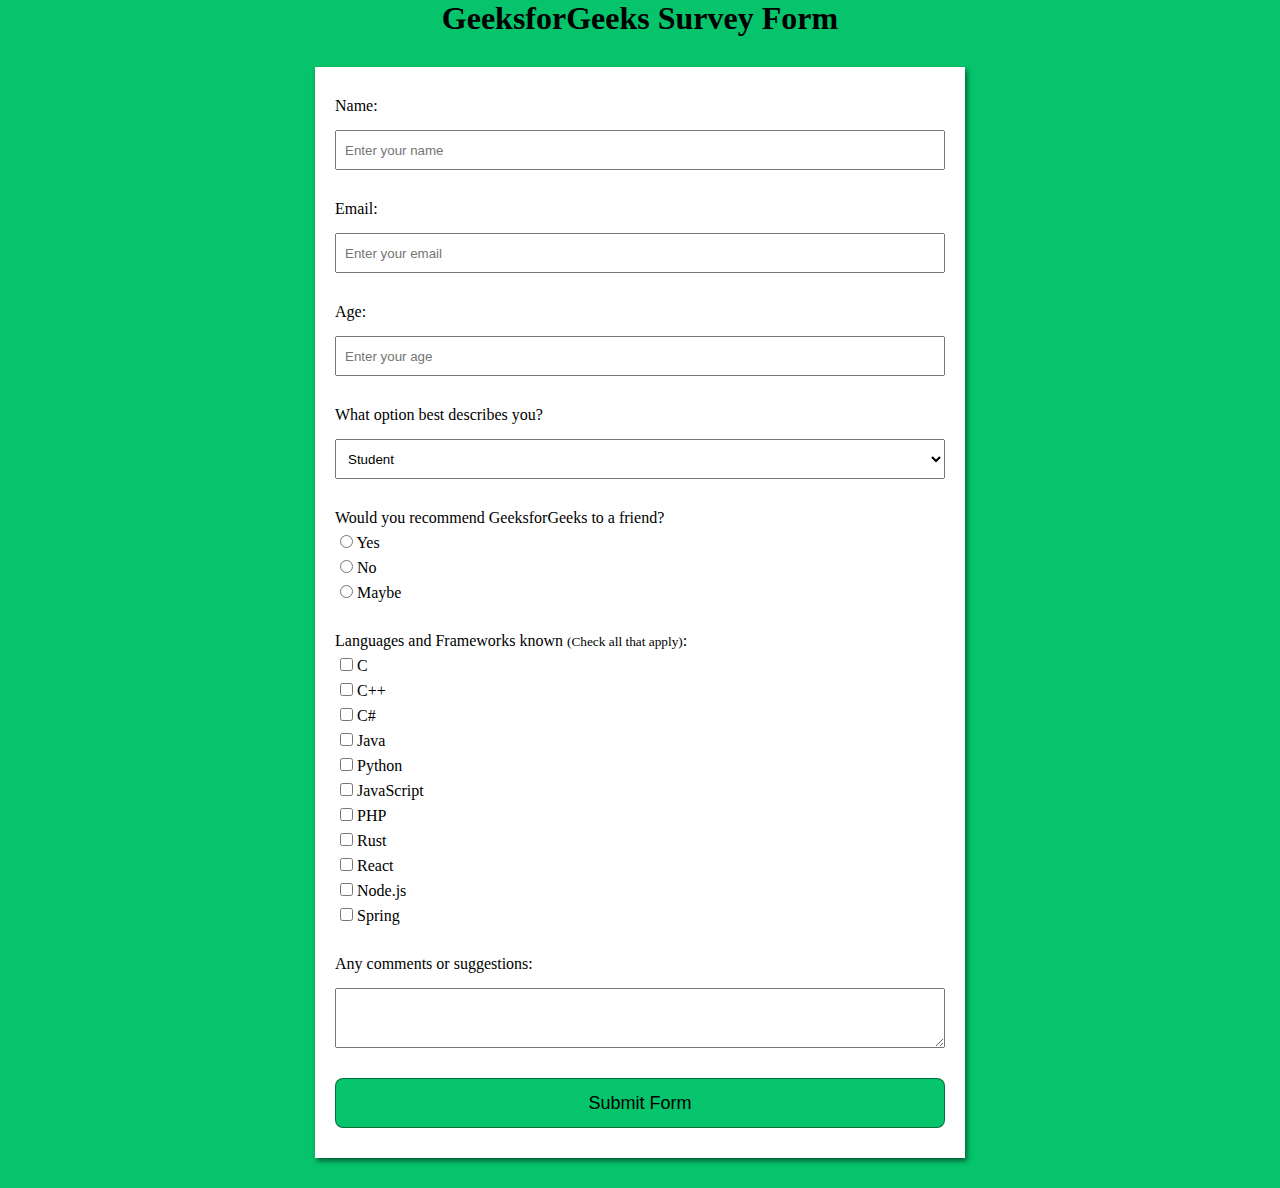
<file: GeeksForGeeks Survey Form/index.html>
<!DOCTYPE html>
<html lang="en">
<head>
    <meta charset="UTF-8">
    <meta name="viewport" content="width=device-width, initial-scale=1.0">
    <title>GeeksforGeeks Survey Form</title>
    <link rel="stylesheet" href="styles.css">
</head>
<body>
    <h1>GeeksforGeeks Survey Form</h1>
    
    <main>
        <form>
            <div class="form-piece">
                <label for="name">Name:</label>
                <input type="text" id="name" name="name" placeholder="Enter your name">
            </div>

            <div class="form-piece">
                <label for="email">Email:</label>
                <input type="email" id="email" name="email" placeholder="Enter your email">
            </div>

            <div class="form-piece">
                <label for="age">Age:</label>
                <input type="text" id="age" name="age" placeholder="Enter your age">
            </div>

            <div class="form-piece">
                <label for="option-that-describes-you">What option best describes you?</label>
                <select name="role" id="option-that-describes-you">
                    <option value="student">Student</option>
                    <option value="intern">Intern</option>
                    <option value="professional">Professional</option>
                    <option value="other">Other</option>
                </select>
            </div>

            <div class="form-piece pick-type">
                <label>Would you recommend GeeksforGeeks to a friend?</label>
                
                <div class="pick">
                    <input type="radio" name="recommend" id="yes">
                    <label for="yes">Yes</label>
                </div>

                <div class="pick">
                    <input type="radio" name="recommend" id="no">
                    <label for="no">No</label>
                </div>

                <div class="pick">
                    <input type="radio" name="recommend" id="maybe">
                    <label for="maybe">Maybe</label>
                </div>
            </div>

            <div class="form-piece pick-type">
                <label>Languages and Frameworks known <small>(Check all that apply)</small>:</label>
                <div class="pick">
                    <input type="checkbox" name="language" id="C">
                    <label for="C">C</label>
                </div>

                <div class="pick">
                    <input type="checkbox" name="language" id="C++">
                    <label for="C++">C++</label>
                </div>

                <div class="pick">
                    <input type="checkbox" name="language" id="C#">
                    <label for="C#">C#</label>
                </div>

                <div class="pick">
                    <input type="checkbox" name="language" id="Java">
                    <label for="Java">Java</label>
                </div>

                <div class="pick">
                    <input type="checkbox" name="language" id="Python">
                    <label for="Python">Python</label>
                </div>

                <div class="pick">
                    <input type="checkbox" name="language" id="JavaScript">
                    <label for="JavaScript">JavaScript</label>
                </div>

                <div class="pick">
                    <input type="checkbox" name="language" id="PHP">
                    <label for="PHP">PHP</label>
                </div>

                <div class="pick">
                    <input type="checkbox" name="language" id="Rust">
                    <label for="Rust">Rust</label>
                </div>

                <div class="pick">
                    <input type="checkbox" name="language" id="React">
                    <label for="React">React</label>
                </div>

                <div class="pick">
                    <input type="checkbox" name="language" id="Node.js">
                    <label for="Node.js">Node.js</label>
                </div>

                <div class="pick">
                    <input type="checkbox" name="language" id="Spring">
                    <label for="Spring">Spring</label>
                </div>
            </div>

            <div class="form-piece">
                <label for="suggestions">Any comments or suggestions:</label>
                <textarea name="suggestions" id="suggestions"></textarea>
            </div>

            <input type="submit" value="Submit Form">
        </form>
    </main>
</body>
</html>
</file>
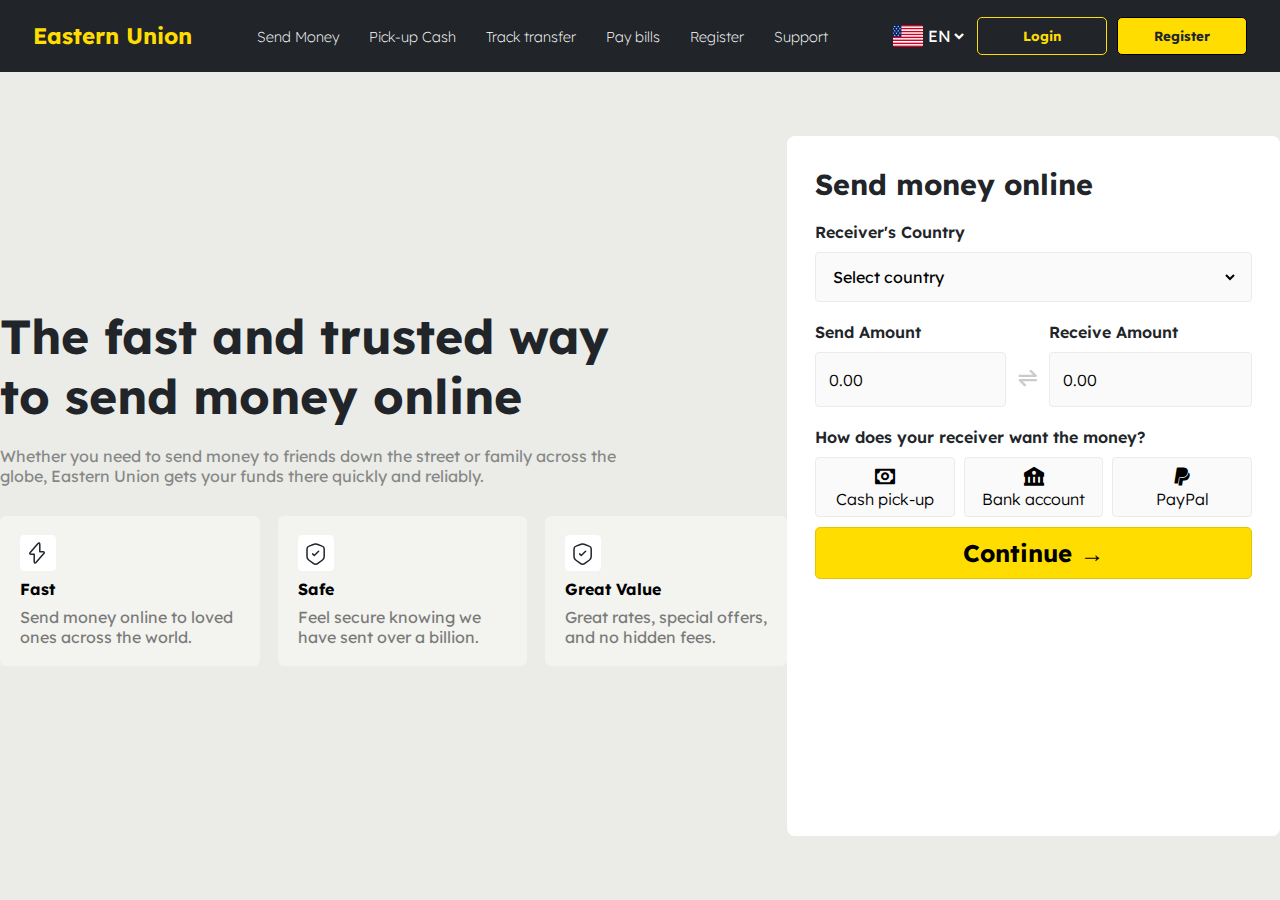
<file: Money Transfer Landing Page/index.html>
<!DOCTYPE html>
<html lang="en">
<head>
    <meta charset="UTF-8">
    <meta name="viewport" content="width=device-width, initial-scale=1.0">
    <title>Money Transfer Landing Page</title>
    <link href='https://unpkg.com/boxicons@2.1.4/css/boxicons.min.css' rel='stylesheet'>
    <link rel="stylesheet" href="styles.css">
</head>
<body>
    <nav>
        <h2 class="nav__logo">Eastern Union</h2>

        <ul class="nav__links">
            <li><a href="#">Send Money</a></li>
            <li><a href="#">Pick-up Cash</a></li>
            <li><a href="#">Track transfer</a></li>
            <li><a href="#">Pay bills</a></li>
            <li><a href="#">Register</a></li>
            <li><a href="#">Support</a></li>
        </ul>

        <div class="nav__btns">
            <div class="nav__btns__chglang">
                <img id="chglang__flag" src="assets/us_flag.png" alt="US Flag">
                EN
                <i class='bx bxs-chevron-down'></i>
            </div>
            <button id="nav__btns__login">Login</button>
            <button id="nav__btns__register">Register</button>
        </div>
    </nav>

    <main>
        <div class="main__left">
            <h1>The fast and trusted way to send money online</h1>
            <p class="main__left__description">Whether you need to send money to friends down the street or family across the globe, Eastern Union gets your funds there quickly and reliably.</p>

            <div class="main__left__cards">
                <div class="main__left__card">
                    <img src="assets/lightning_icon.svg" alt="">
                    <h2>Fast</h2>
                    <p>Send money online to loved ones across the world.</p>
                </div>
                <div class="main__left__card">
                    <img src="assets/shield_icon.svg" alt="">
                    <h2>Safe</h2>
                    <p>Feel secure knowing we have sent over a billion.</p>
                </div>
                <div class="main__left__card">
                    <img src="assets/shield_icon.svg" alt="">
                    <h2>Great Value</h2>
                    <p>Great rates, special offers, and no hidden fees.</p>
                </div>
            </div>
        </div>

        <div class="main__right">
            <h1>Send money online</h1>
            <form>
                <label for="receivers-country">Receiver's Country</label>
                <div class="main__right__select-container main__right__form-card">
                    <select name="receivers-country" id="receivers-country">
                        <option value="placeholder" disabled selected hidden>Select country</option>
                        <option value="placeholder">Placeholder</option>
                        <option value="placeholder">Placeholder</option>
                        <option value="placeholder">Placeholder</option>
                        <option value="placeholder">Placeholder</option>
                        <option value="placeholder">Placeholder</option>
                    </select>
                </div>

                <div class="main__right__form__amount">
                    <section>
                        <label for="send-amount">Send Amount</label>
                        <input class="main__right__form-card" type="text" name="send-amount" id="send-amount" value="0.00">
                    </section>
                    <section>
                        <p>&nbsp;</p>
                        <i class='bx bx-transfer-alt'></i>
                    </section>
                    <section>
                        <label for="receive-amount">Receive Amount</label>
                        <input class="main__right__form-card" type="text" name="receive-amount" id="receive-amount" value="0.00">
                    </section>
                </div>

                <h3 class="main__right__form__receive-method-header">How does your receiver want the money?</h3>
                <div class="main__right__form__receive-method">
                    <div class="main__right__form__receive-method__card main__right__form-card">
                        <i class='bx bx-money '></i>
                        Cash pick-up
                    </div>
                    <div class="main__right__form__receive-method__card main__right__form-card">
                        <i class='bx bxs-bank' ></i>
                        Bank account
                    </div>
                    <div class="main__right__form__receive-method__card main__right__form-card">
                       <i class='bx bxl-paypal' ></i>
                        PayPal
                    </div>
                </div>

                <input type="submit" value="Continue &#8594">
            </form>
        </div>
    </main>
</body>
</html>
</file>
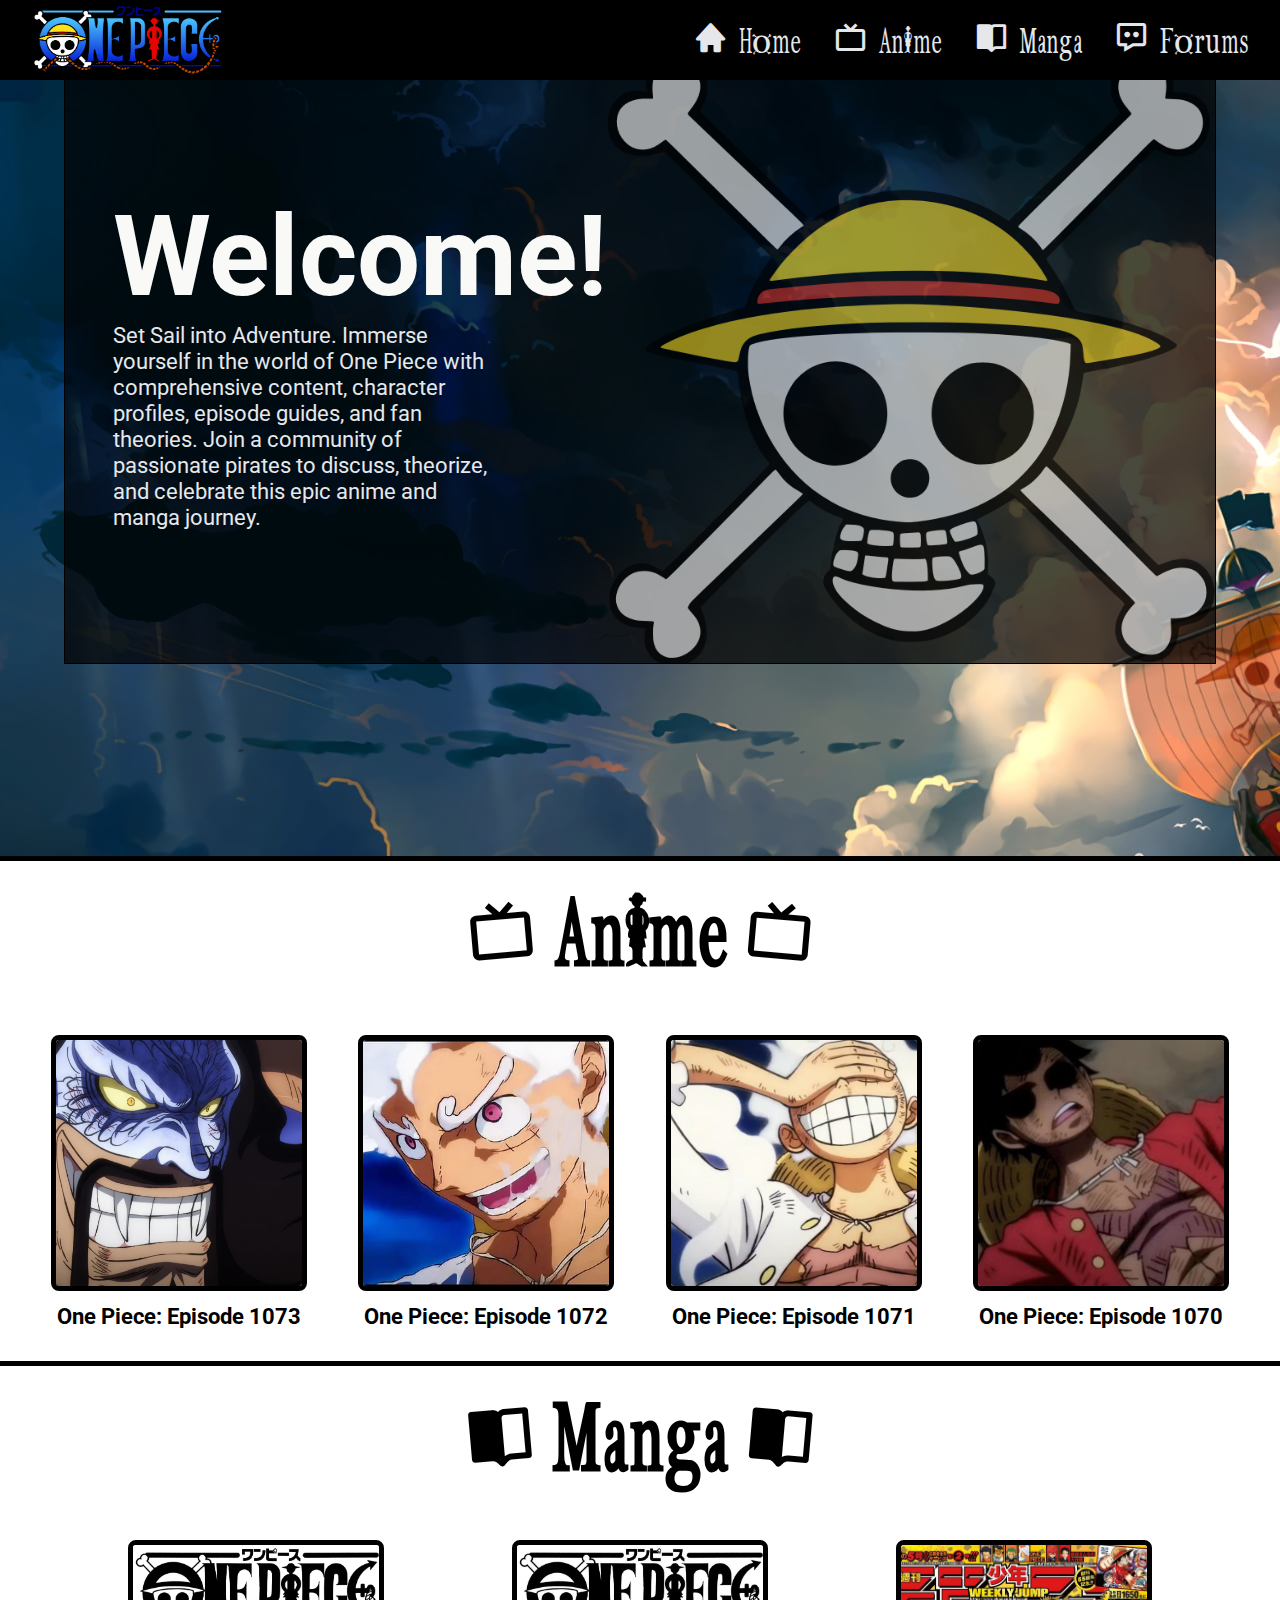
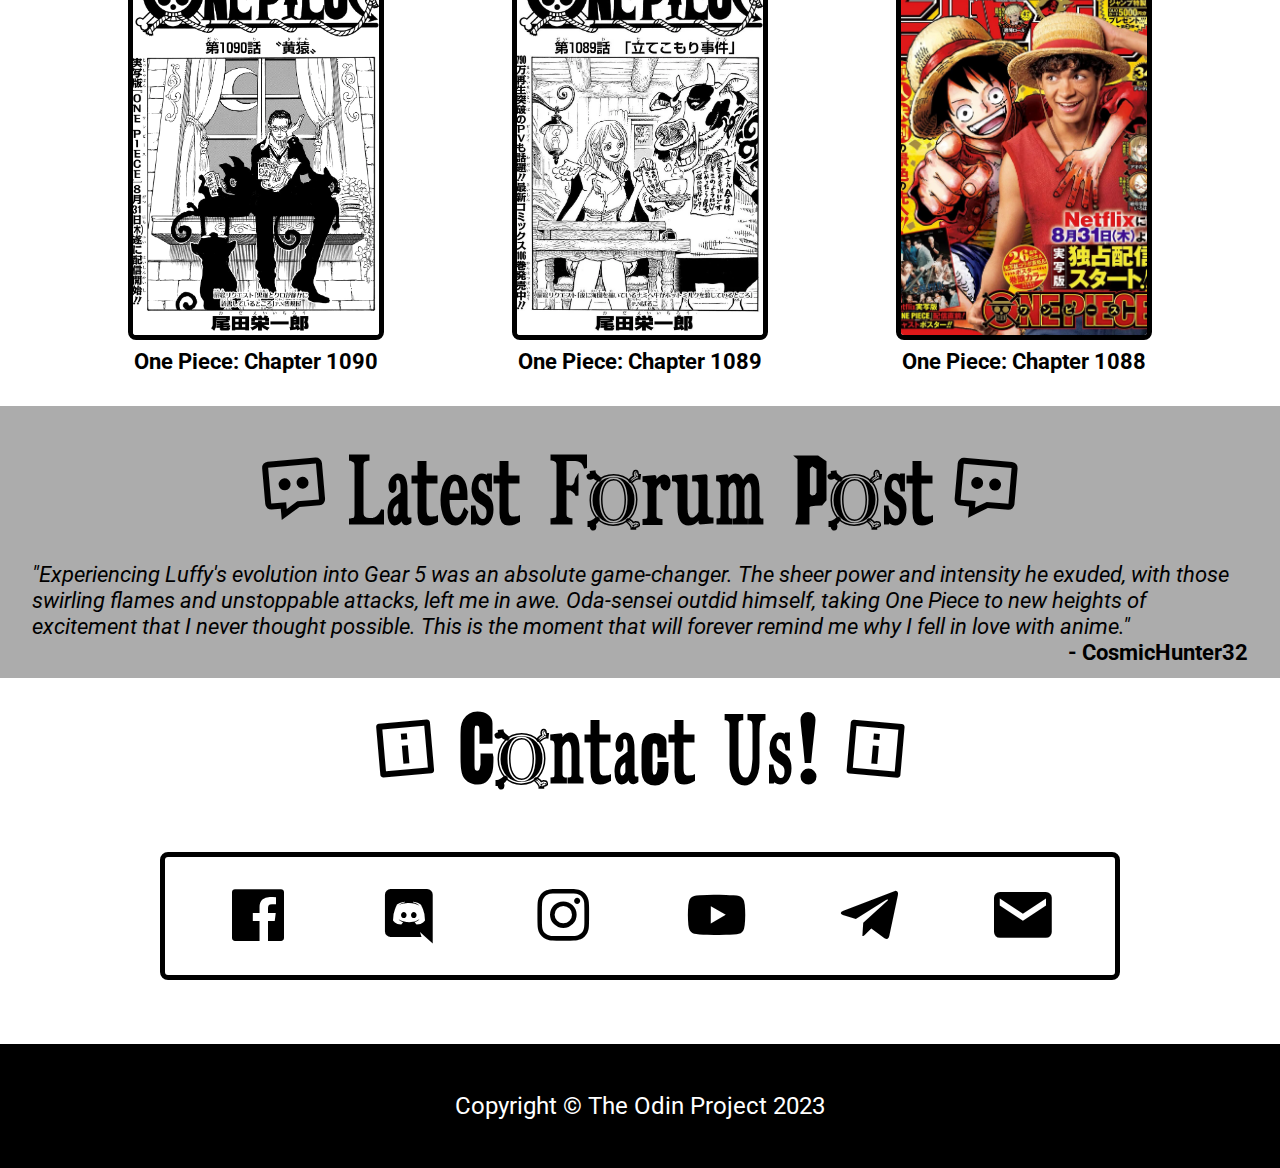
<file: Odin Project Landing Page/index.html>
<!DOCTYPE html>
<html lang="en">
<head>
    <meta charset="UTF-8">
    <meta name="viewport" content="width=device-width, initial-scale=1.0">
    <title>Landing Page Project</title>
    <link rel="stylesheet" href="styles.css">
    <link href='https://unpkg.com/boxicons@2.1.4/css/boxicons.min.css' rel='stylesheet'>
</head>
<body>
    <nav>
        <img src="images/one_piece_logo.png" alt="One Piece Logo">
        <ul>
           <li><a href="#home"><i class='bx bxs-home'></i> Home</a></li>
           <li><a href="#anime"><i class='bx bx-tv'></i> Anime</a></li>
           <li><a href="#manga"><i class='bx bxs-book-open'></i> Manga</a></li>
           <li><a href="#forums"><i class='bx bx-message-dots'></i> Forums</a></li>
        </ul>

        <div id="nav-icon">
            <div></div>
            <div></div>
            <div></div>
        </div>
    </nav>

    <div id="nav-menu">
        <ul>
            <li><a href="#home"><i class='bx bxs-home'></i> <span class="nav-text">Home</span></a></li>
            <li><a href="#anime"><i class='bx bx-tv'></i> <span class="nav-text">Anime</span></a></li>
            <li><a href="#manga"><i class='bx bxs-book-open'></i> <span class="nav-text">Manga</span></a></li>
            <li><a href="#forums"><i class='bx bx-message-dots'></i> <span class="nav-text">Forums</span></a></li>
         </ul>
    </div>
    
    <a id="home">
        <header>
            <div class="header-content-container">
                <div class="header-content">
                    <div class="text">
                        <span id="main-text">Welcome!</span><br>
                        <span id="website-description">Set Sail into Adventure. Immerse yourself in the world of One Piece with comprehensive content, character profiles, episode guides, and fan theories. Join a community of passionate pirates to discuss, theorize, and celebrate this epic anime and manga journey.</span>
                    </div>
                    <img id="op-flag" src="images/one_piece_flag.png" alt="One Piece Flag">
                </div>
            </div>
        </header>
    </a>

    <a id="anime">
        <section id="anime-section">
            <span id="title"><i class='bx bx-tv'></i> <h1 class="child-title">Anime</h1> <i class='bx bx-tv'></i></span>
    
            <div class="image-container">
                <div class="image">
                    <div class="preview-img">
                        <img src="images/ep-1073.avif" alt="">
    
                        <div class="overlay-image">
                            <i class='bx bx-play play-icon'></i>
                        </div>
                    </div>
    
                    <p class="images-description">One Piece: Episode 1073</p>
                </div>
    
                <div class="image">
                    <div class="preview-img">
                        <img src="images/ep-1072.webp" alt="">
    
                        <div class="overlay-image">
                            <i class='bx bx-play play-icon'></i>
                        </div>
                    </div>
                    
                    <p class="images-description">One Piece: Episode 1072</p>
                </div>
    
                <div class="image">
                    <div class="preview-img">
                        <img src="images/ep-1071.avif" alt="">
    
                        <div class="overlay-image">
                            <i class='bx bx-play play-icon'></i>
                        </div>
                    </div>
                    
                    <p class="images-description">One Piece: Episode 1071</p>
                </div>
    
                <div class="image">
                    <div class="preview-img">
                        <img src="images/ep-1070.avif" alt="">
    
                        <div class="overlay-image">
                            <i class='bx bx-play play-icon'></i>
                        </div>
                    </div>
                    
                    <p class="images-description">One Piece: Episode 1070</p>
                </div>
            </div>
        </section>
    </a>

    <a id="manga">
        <section id="manga-section">
            <span id="title"><i class='bx bxs-book-open'></i> <h1 class="child-title">Manga</h1> <i class='bx bxs-book-open'></i></span>
    
            <div class="image-container">
                <div class="image">
                    <img src="images/Chapter-1090.webp" alt="">
                    <p class="images-description">One Piece: Chapter 1090</p>
                </div>
    
                <div class="image">
                    <img src="images/Chapter_1089.webp" alt="">
                    <p class="images-description">One Piece: Chapter 1089</p>
                </div>
    
                <div class="image">
                    <img src="images/Chapter_1088.jpg" alt="">
                    <p class="images-description">One Piece: Chapter 1088</p>
                </div>
        </section>
    </a>

    <a id="forums">
        <section id="forum-section">
            <span id="title"><i class='bx bx-message-dots'></i> <h1 class="child-title">Latest Forum Post</h1> <i class='bx bx-message-dots'></i></span>
    
            <p id="quote">"Experiencing Luffy's evolution into Gear 5 was an absolute game-changer. The sheer power and intensity he exuded, with those swirling flames and unstoppable attacks, left me in awe. Oda-sensei outdid himself, taking One Piece to new heights of excitement that I never thought possible. This is the moment that will forever remind me why I fell in love with anime."</p>
            <p id="quoter">- CosmicHunter32</p>
        </section>
    </a>

    <section id="contact-section">
        <span id="title"><i class='bx bx-info-square'></i> <h1 class="child-title">Contact Us!</h1> <i class='bx bx-info-square'></i></span>

        <div class="content-container">
            <div class="content">
                <div class="logos">
                    <i class='bx bxl-facebook-square'></i>
                    <i class='bx bxl-discord'></i>
                    <i class='bx bxl-instagram'></i>
                    <i class='bx bxl-youtube'></i>
                    <i class='bx bxl-telegram' ></i>
                    <i class='bx bxs-envelope' ></i>
                </div>
            </div>
        </div>
    </section>

    <footer>
        <p>Copyright &copy; The Odin Project 2023</p>
    </footer>

    <script>
        let nav_icon = document.querySelector("#nav-icon");
        let nav_menu = document.querySelector("#nav-menu");

        nav_icon.onclick = function() {
            nav_menu.classList.toggle("active");
        };
    </script>
</body>
</html>
</file>
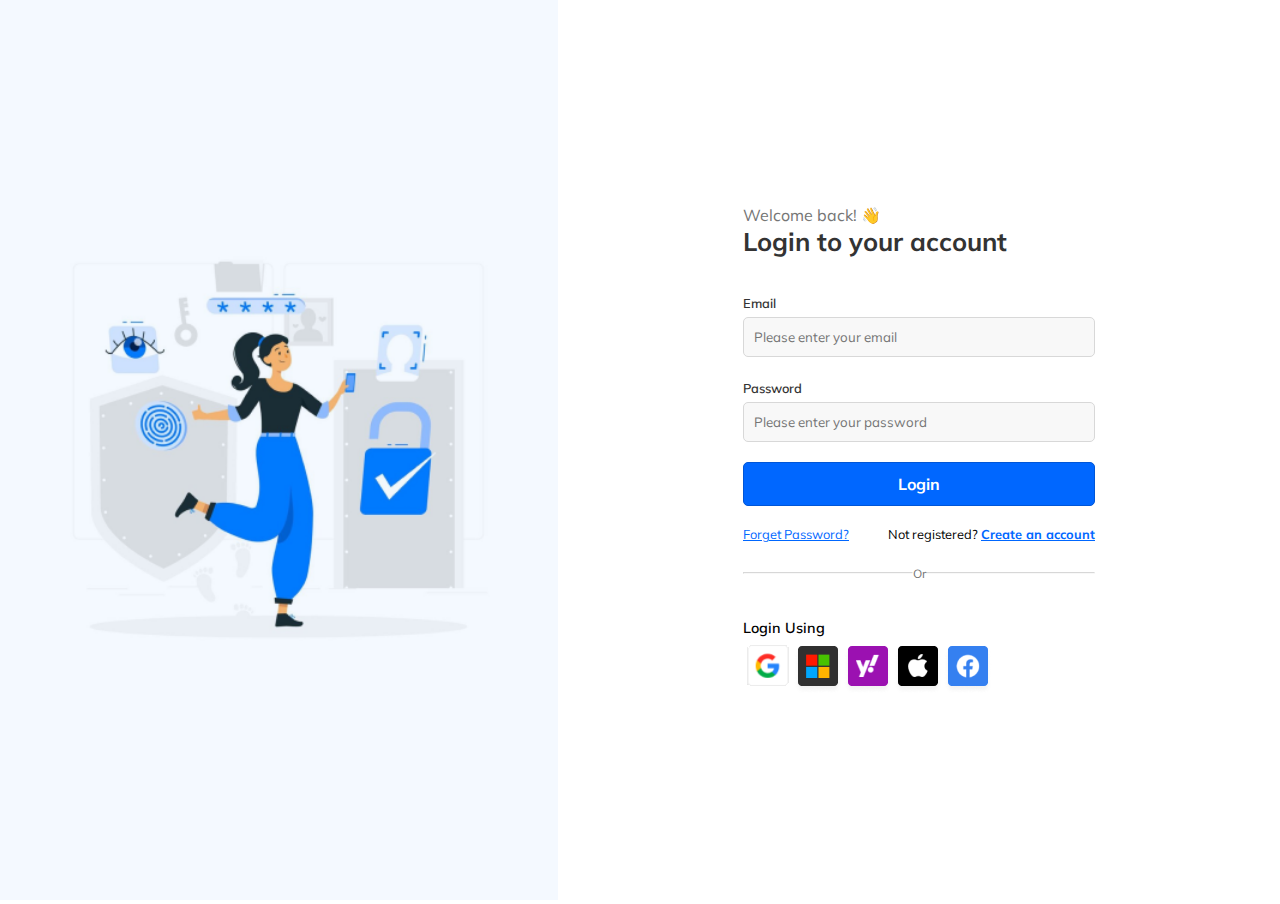
<file: Simple Login Page/index.html>
<!DOCTYPE html>
<html lang="en">
<head>
    <meta charset="UTF-8">
    <meta name="viewport" content="width=device-width, initial-scale=1.0">
    <title>Login Page</title>
    <link rel="stylesheet" href="styles.css">
</head>
<body>
    <div class="left">
        <img src="assets/left-side-panel.png" alt="Left Side Panel Image">
    </div>
    <div class="right">
        <div class="content-container">
            <p class="gray-400">Welcome back! &#128075;</p>
            <h1>Login to your account</h1>

            <form>
                <label for="email">Email</label><br>
                <input type="email" id="email" autocomplete="off" placeholder="Please enter your email"><br>

                <label for="password">Password</label><br>
                <input type="password" id="password" placeholder="Please enter your password"><br>

                <input type="submit" value="Login">
            </form>

            <ul>
                <li><a href="#">Forget Password?</a></li>
                <li>Not registered? <a href="#">Create an account</a></li>
            </ul>

            <div class="hr-container">
                <hr>
                <p>Or</p>
            </div>

            <p id="socials-title">Login Using</p>
            <div class="socials-container">
                <img src="assets/Gmail.png" alt="">
                <img src="assets/Microsoft.png" alt="">
                <img src="assets/Yahoo.png" alt="">
                <img src="assets/Apple.png" alt="">
                <img src="assets/Facebook.png" alt="">
            </div>
        </div>
    </div>
</body>
</html>
</file>
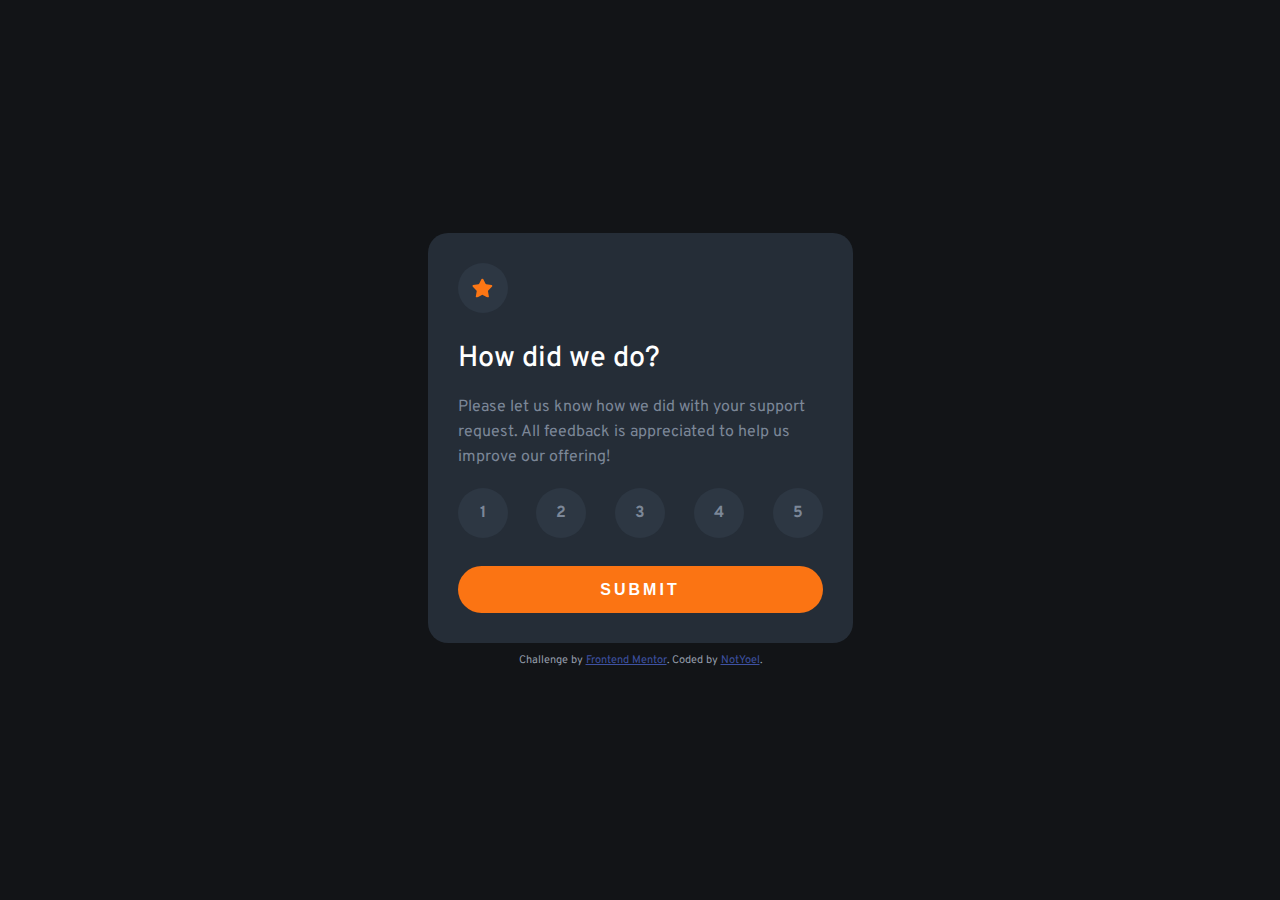
<file: Frontend Mentor Projects/Interactive Rating Component/index.html>
<!DOCTYPE html>
<html lang="en">
<head>
  <meta charset="UTF-8">
  <meta name="viewport" content="width=device-width, initial-scale=1.0"> <!-- displays site properly based on user's device -->

  <link rel="icon" type="image/png" sizes="32x32" href="./images/favicon-32x32.png">
  
  <title>Frontend Mentor | Interactive rating component</title>

  <!-- Feel free to remove these styles or customise in your own stylesheet 👍 -->
  <style>
    .attribution { color: hsl(217, 12%, 63%); font-size: 11px; text-align: center; }
    .attribution a { color: hsl(228, 45%, 44%); }
  </style>

  <link rel="stylesheet" href="styles.css">
</head>
<body>
  <main>
    <div class="main-page">
      <div class="main__top">
        <img src="images/icon-star.svg" alt="">
      </div>

      <h1>How did we do?</h1>
      <p>Please let us know how we did with your support request. All feedback is appreciated to help us improve our offering!</p>
      
      <div class="ratings">
        <div class="rating__btn">1</div>
        <div class="rating__btn">2</div>
        <div class="rating__btn">3</div>
        <div class="rating__btn">4</div>
        <div class="rating__btn">5</div>
      </div>

      <button id="submit-btn">Submit</button>
    </div>

    <div class="thank-you-page hidden">
      <img src="images/illustration-thank-you.svg" alt="">
      <p class="selected-text">
        You've selected&nbsp;<span id="selected"></span>&nbsp;out of 5
      </p>

      <h1>Thank you!</h1>
      <p>We appreciate you taking the time to give a rating. If you ever need more support, don’t hesitate to get in touch!</p>
    </div>
  </main>
  <div class="attribution">
    Challenge by <a href="https://www.frontendmentor.io?ref=challenge" target="_blank">Frontend Mentor</a>. 
    Coded by <a href="https://github.com/NotYoel" target="_blank">NotYoel</a>.
  </div>

  <script src="app.js"></script>
</body>
</html>
</file>
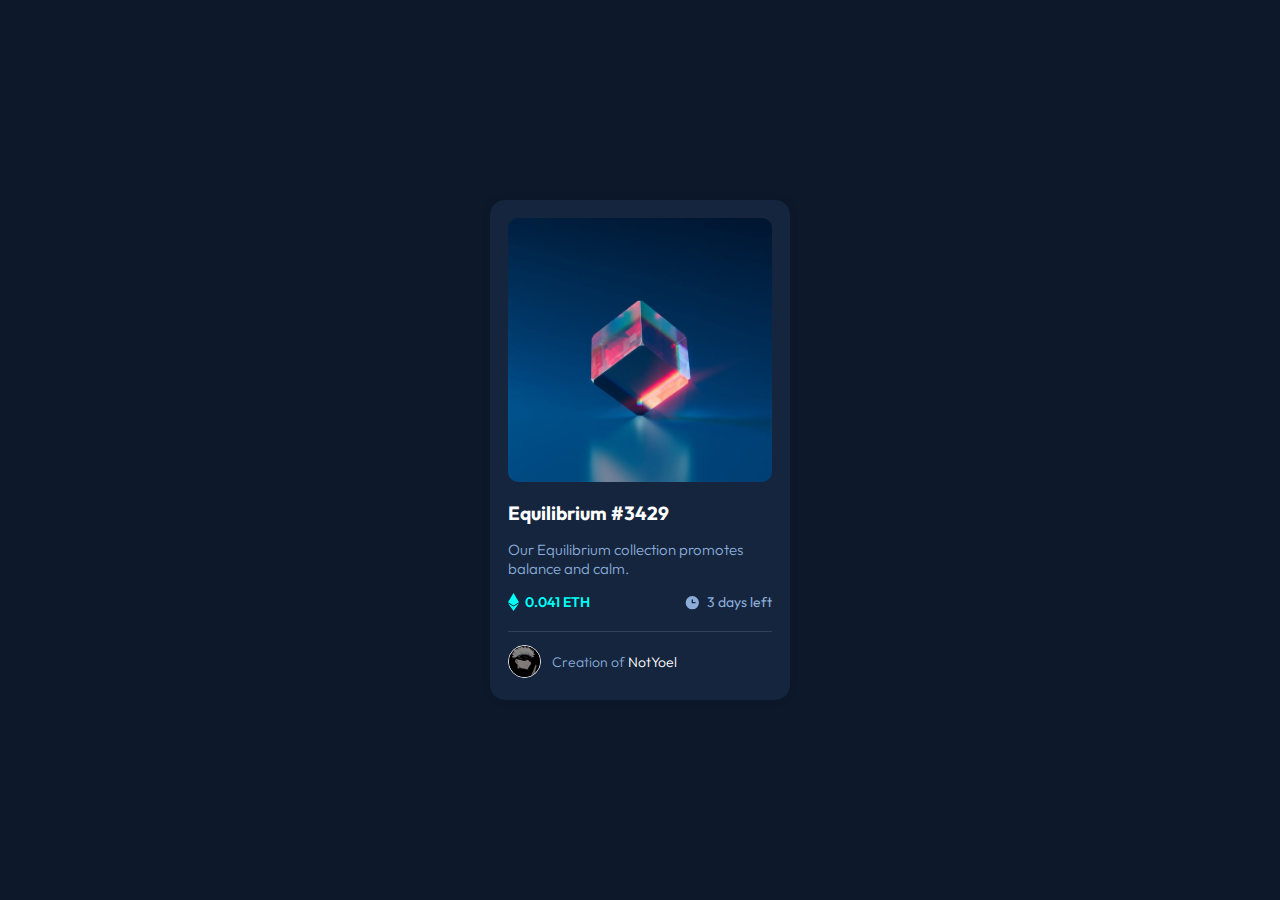
<file: Frontend Mentor Projects/NFT Preview Card Component/index.html>
<!DOCTYPE html>
<html lang="en">
<head>
  <meta charset="UTF-8">
  <meta name="viewport" content="width=device-width, initial-scale=1.0"> <!-- displays site properly based on user's device -->

  <link rel="icon" type="image/png" sizes="32x32" href="./images/favicon-32x32.png">
  
  <title>Frontend Mentor | NFT preview card component</title>

  <link rel="stylesheet" href="styles.css">
  <!-- Feel free to remove these styles or customise in your own stylesheet 👍 -->
  <style>
    .attribution { font-size: 11px; text-align: center; }
    .attribution a { color: hsl(228, 45%, 44%); }
  </style>
</head>
<body>

  <div class="main-container">
    <div class="main-content">
      <div class="imgs">
        <img class="main-img" src="images/image-equilibrium.jpg" alt="equilibrium">
        
        <div class="overlay-image">
          <svg width="48" height="48" xmlns="http://www.w3.org/2000/svg"><g fill="none" fill-rule="evenodd"><path d="M0 0h48v48H0z"/><path d="M24 9C14 9 5.46 15.22 2 24c3.46 8.78 12 15 22 15 10.01 0 18.54-6.22 22-15-3.46-8.78-11.99-15-22-15Zm0 25c-5.52 0-10-4.48-10-10s4.48-10 10-10 10 4.48 10 10-4.48 10-10 10Zm0-16c-3.31 0-6 2.69-6 6s2.69 6 6 6 6-2.69 6-6-2.69-6-6-6Z" fill="#FFF" fill-rule="nonzero"/></g></svg>
        </div>
      </div>

      <h1>Equilibrium #3429</h1>

      <p class="desc">Our Equilibrium collection promotes balance and calm.</p>

      <span class="nums">
        <span class="center">
          <svg width="11" height="18" xmlns="http://www.w3.org/2000/svg"><path d="M11 10.216 5.5 18 0 10.216l5.5 3.263 5.5-3.262ZM5.5 0l5.496 9.169L5.5 12.43 0 9.17 5.5 0Z" fill="#00FFF8"/></svg>
          <p class="eth">0.041 ETH</p>
        </span>

        <span class="center">
          <svg width="17" height="17" xmlns="http://www.w3.org/2000/svg"><path d="M8.305 2.007a6.667 6.667 0 1 0 0 13.334 6.667 6.667 0 0 0 0-13.334Zm2.667 7.334H8.305a.667.667 0 0 1-.667-.667V6.007a.667.667 0 0 1 1.334 0v2h2a.667.667 0 0 1 0 1.334Z" fill="#8BACD9"/></svg>
          <p class="time-left">3 days left</p>
        </span>
      </span>
    </div>

    <div class="profile">
      <img src="images/profile-picture.jpg" alt="profle-picture">
      <p>Creation of <a href="https://github.com/NotYoel" target="_blank" class="link">NotYoel</a></p>
    </div>
  </div>
</body>
</html>
</file>
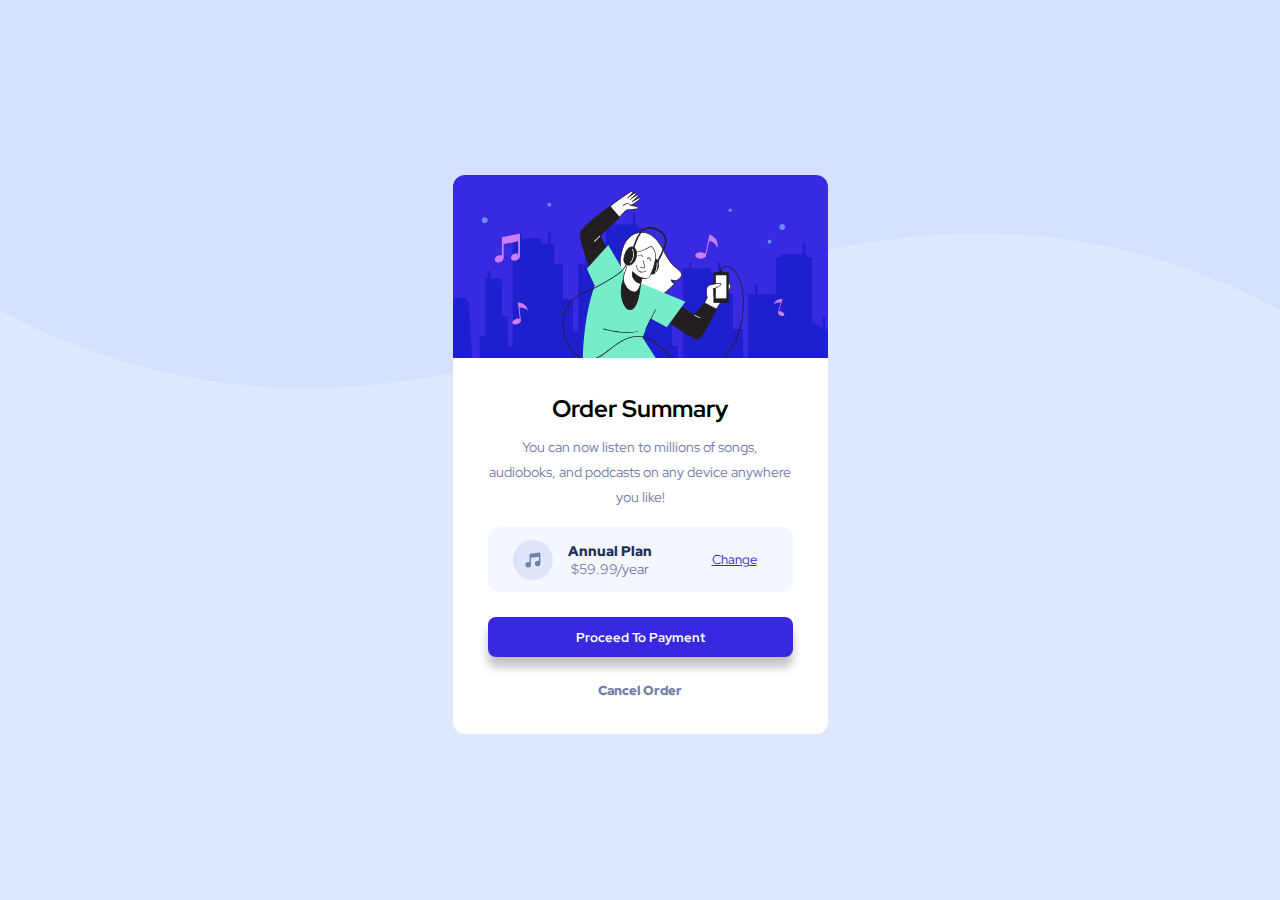
<file: Frontend Mentor Projects/Order Summary Component/index.html>
<!DOCTYPE html>
<html lang="en">
<head>
  <meta charset="UTF-8">
  <meta name="viewport" content="width=device-width, initial-scale=1.0"> <!-- displays site properly based on user's device -->

  <link rel="icon" type="image/png" sizes="32x32" href="./images/favicon-32x32.png">
  
  <title>Frontend Mentor | Order summary card</title>

  <!-- Feel free to remove these styles or customise in your own stylesheet 👍 -->
  <style>
    .attribution { font-size: 11px; text-align: center; }
    .attribution a { color: hsl(228, 45%, 44%); }
  </style>

  <link rel="stylesheet" href="styles.css">
</head>
<body>
  <main>
    <img src="images/illustration-hero.svg" alt="">
    <div class="main__content">
      <h2>Order Summary</h2>
      <p class="description">You can now listen to millions of songs, audioboks, and podcasts on any device anywhere you like!</p>

      <div class="main__card">
        <img id="music-icon" src="images/icon-music.svg" alt="">
        <div class="text-section">
          <h3>Annual Plan</h3>
          <p>$59.99/year</p>
        </div>

        <a href="#">Change</a>
      </div>

      <button class="proceed-to-payment">Proceed To Payment</button>
      <a class="cancel-order" href="#">Cancel Order</a>
    </div>
  </main>
</body>
</html>
</file>
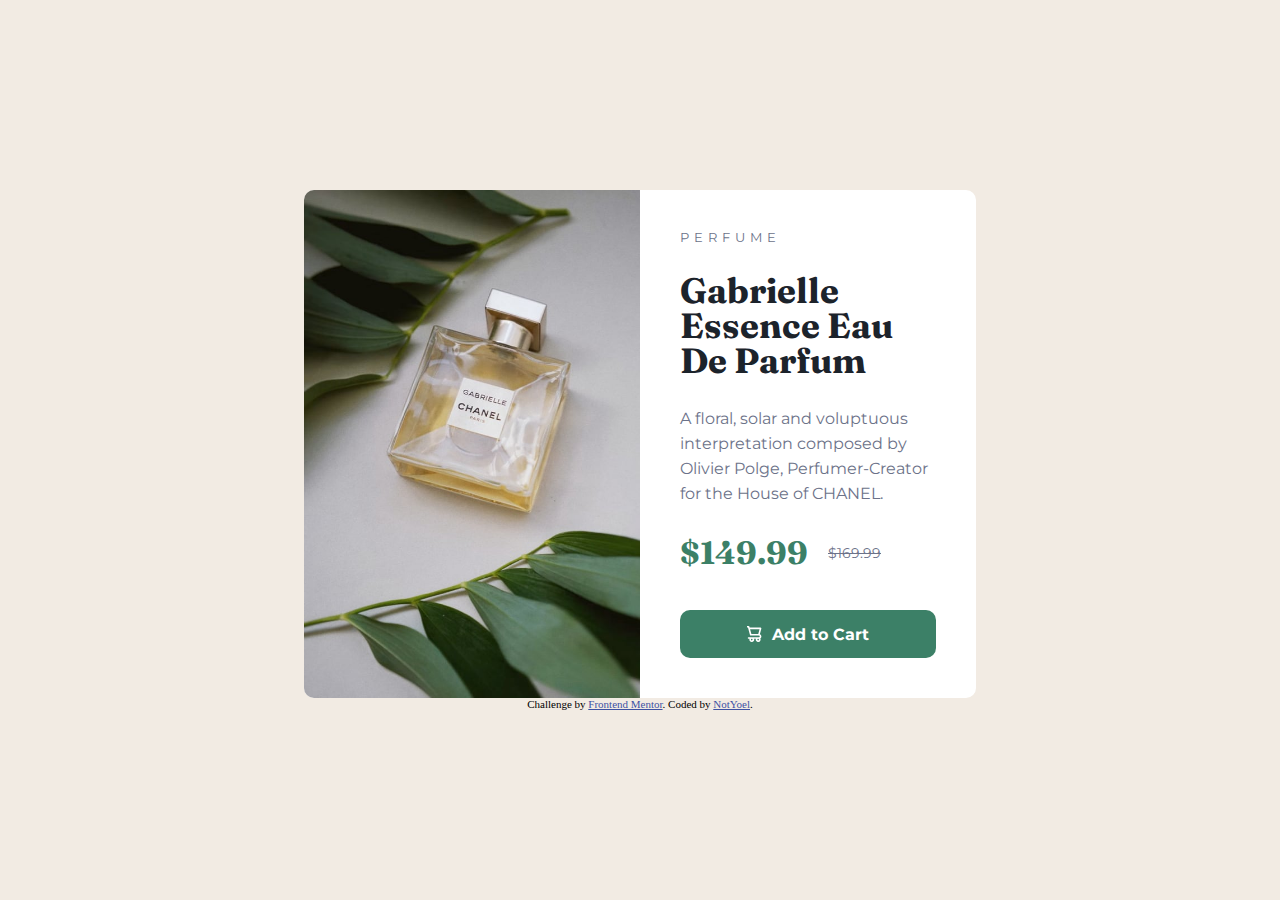
<file: Frontend Mentor Projects/Product Preview Card Component/index.html>
<!DOCTYPE html>
<html lang="en">
<head>
  <meta charset="UTF-8">
  <meta name="viewport" content="width=device-width, initial-scale=1.0"> <!-- displays site properly based on user's device -->

  <link rel="icon" type="image/png" sizes="32x32" href="./images/favicon-32x32.png">
  
  <title>Frontend Mentor | Product preview card component</title>

  <!-- Feel free to remove these styles or customise in your own stylesheet 👍 -->
  <style>
    .attribution { font-size: 11px; text-align: center; }
    .attribution a { color: hsl(228, 45%, 44%); }
  </style>

  <link rel="stylesheet" href="styles.css">
</head>
<body>

  <main>
    <div class="left">
      <img id="left__desktop" src="images/image-product-desktop.jpg" alt="">
      <img id="left__mobile" src="images/image-product-mobile.jpg" alt="">
    </div>
    <div class="right">
      <p class="right__top-text">PERFUME</p>

      <h1>Gabrielle Essence Eau De Parfum</h1>

      <p class="right__description">
        A floral, solar and voluptuous interpretation composed by Olivier Polge, 
        Perfumer-Creator for the House of CHANEL.
      </p>

      <div class="price">
        <p class="price__large">$149.99</p>
        <p class="price__small">$169.99</p>
      </div>

      <button>
        <img src="images/icon-cart.svg" alt="">
        Add to Cart
      </button>
    </div>
  </main>
  
  <div class="attribution">
    Challenge by <a href="https://www.frontendmentor.io?ref=challenge" target="_blank">Frontend Mentor</a>. 
    Coded by <a href="https://github.com/NotYoel" target="_blank">NotYoel</a>.
  </div>
</body>
</html>
</file>
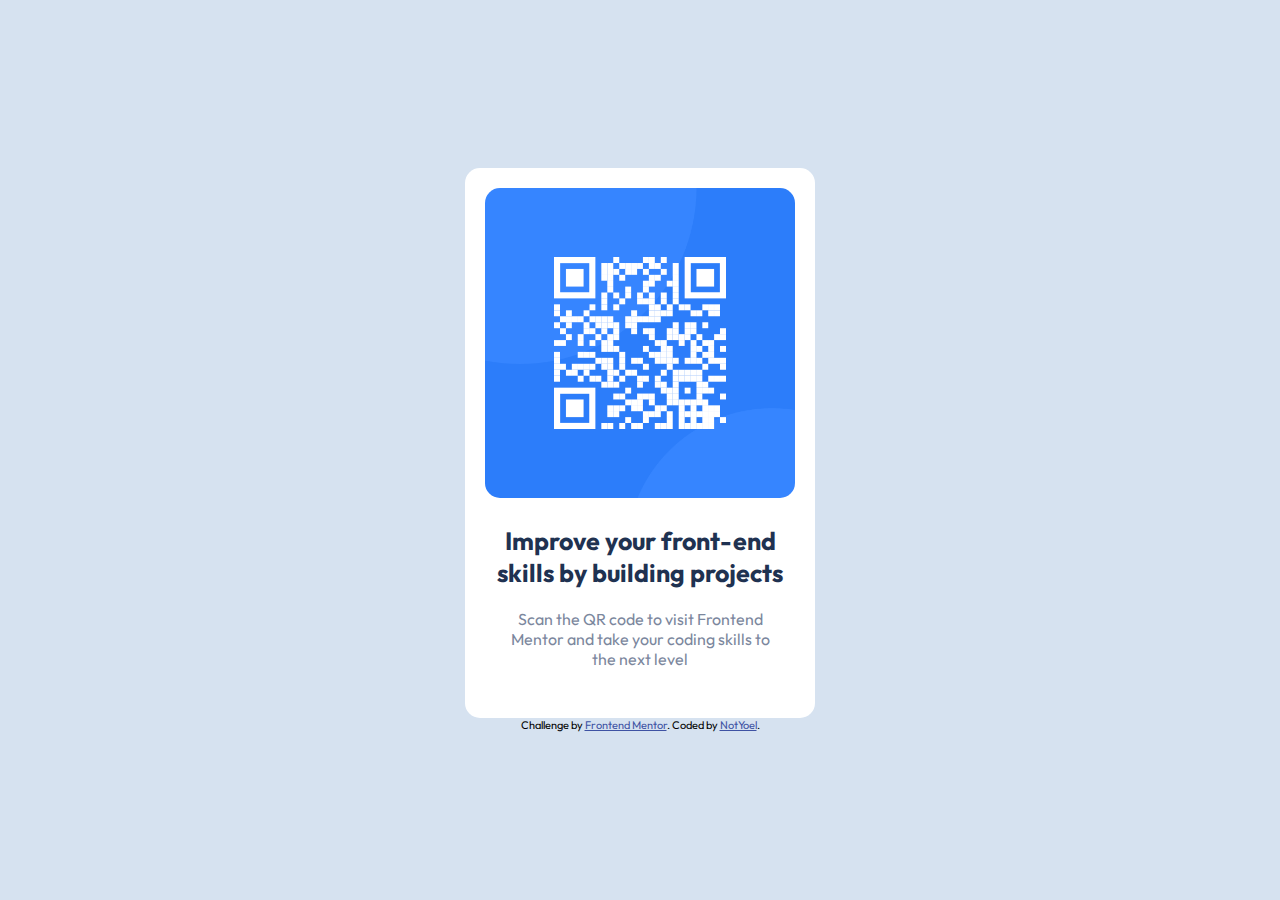
<file: Frontend Mentor Projects/QR Code Component/index.html>
<!DOCTYPE html>
<html lang="en">
<head>
  <meta charset="UTF-8">
  <meta name="viewport" content="width=device-width, initial-scale=1.0"> <!-- displays site properly based on user's device -->

  <link rel="icon" type="image/png" sizes="32x32" href="./images/favicon-32x32.png">
  <link rel="stylesheet" href="styles.css">
  
  <title>Frontend Mentor | QR code component</title>

  <!-- Feel free to remove these styles or customise in your own stylesheet 👍 -->
  <style>
    .attribution { font-size: 11px; text-align: center; }
    .attribution a { color: hsl(228, 45%, 44%); }
  </style>
</head>
<body>

  <div class="main-container">
    <img src="images/image-qr-code.png" alt="qrcode">
    <p class="bolded-text">Improve your front-end<br> skills by building projects</p>
    <p class="small-text">Scan the QR code to visit Frontend<br> Mentor and take your coding skills to<br> the next level</p>
  </div>
  
  <div class="attribution">
    Challenge by <a href="https://www.frontendmentor.io?ref=challenge" target="_blank">Frontend Mentor</a>. 
    Coded by <a href="https://github.com/NotYoel" target="_blank">NotYoel</a>.
  </div>
</body>
</html>
</file>
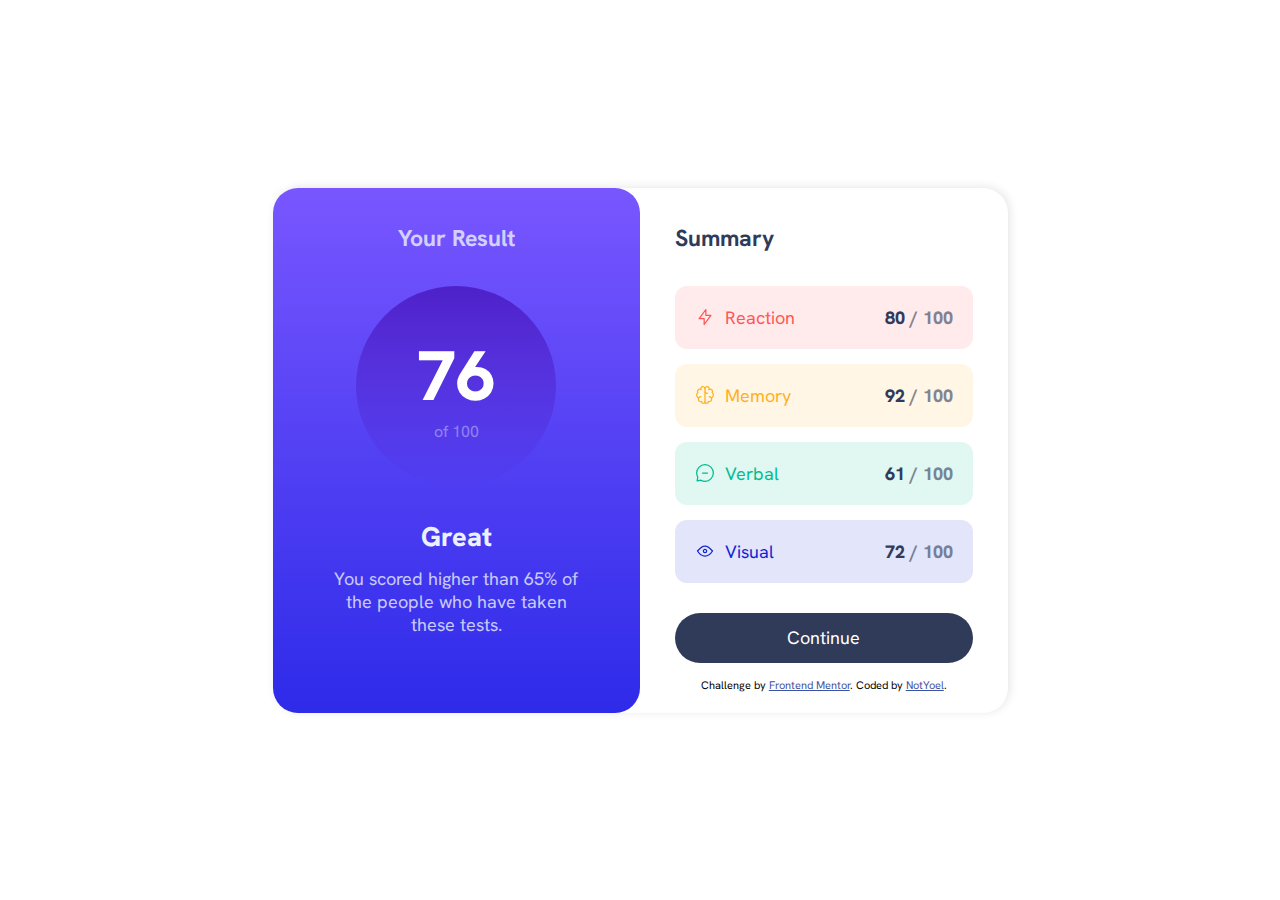
<file: Frontend Mentor Projects/Results Summary Component/index.html>
<!DOCTYPE html>
<html lang="en">
<head>
  <meta charset="UTF-8">
  <meta name="viewport" content="width=device-width, initial-scale=1.0"> <!-- displays site properly based on user's device -->

  <link rel="icon" type="image/png" sizes="32x32" href="./assets/images/favicon-32x32.png">
  
  <title>Frontend Mentor | Results summary component</title>
  <link rel="stylesheet" href="styles.css">
  <!-- Feel free to remove these styles or customise in your own stylesheet 👍 -->
  <style>
    .attribution { font-size: 11px; text-align: center; }
    .attribution a { color: hsl(228, 45%, 44%); }
  </style>
</head>
<body>

  <div class="main-container">

    <div class="result-section">
      <h1 class="your-result">Your Result</h1>

      <div class="result-circle">
        <p class="result-top">76</p>
        <p class="result-bottom">of 100</p>
      </div>

      <div class="result-text-section">
        <p class="big-text">Great</p>
        <p class="small-text">You scored higher than 65% of<br> the people who have taken<br> these tests.</p>
      </div>
    </div>

    <div class="summary-section">
      <h1 class="summary-header">Summary</h1>
      
      <div class="summary-content">
        <div class="skill-box">
          <div class="skill-box-left-content">
            <svg xmlns="http://www.w3.org/2000/svg" width="20" height="20" fill="none" viewBox="0 0 20 20"><path stroke="#F55" stroke-linecap="round" stroke-linejoin="round" stroke-width="1.25" d="M10.833 8.333V2.5l-6.666 9.167h5V17.5l6.666-9.167h-5Z"/></svg>
            <p>Reaction</p>
          </div>

          <div class="skill-box-right-content">
            <span class="score-l">80</span>
            <span class="score-m">/</span>
            <span class="score-r">100</span>
          </div>
        </div>

        <div class="skill-box">
          <div class="skill-box-left-content">
            <svg xmlns="http://www.w3.org/2000/svg" width="20" height="20" fill="none" viewBox="0 0 20 20"><path stroke="#FFB21E" stroke-linecap="round" stroke-linejoin="round" stroke-width="1.25" d="M5.833 11.667a2.5 2.5 0 1 0 .834 4.858"/><path stroke="#FFB21E" stroke-linecap="round" stroke-linejoin="round" stroke-width="1.25" d="M3.553 13.004a3.333 3.333 0 0 1-.728-5.53m.025-.067a2.083 2.083 0 0 1 2.983-2.824m.199.054A2.083 2.083 0 1 1 10 3.75v12.917a1.667 1.667 0 0 1-3.333 0M10 5.833a2.5 2.5 0 0 0 2.5 2.5m1.667 3.334a2.5 2.5 0 1 1-.834 4.858"/><path stroke="#FFB21E" stroke-linecap="round" stroke-linejoin="round" stroke-width="1.25" d="M16.447 13.004a3.334 3.334 0 0 0 .728-5.53m-.025-.067a2.083 2.083 0 0 0-2.983-2.824M10 3.75a2.085 2.085 0 0 1 2.538-2.033 2.084 2.084 0 0 1 1.43 2.92m-.635 12.03a1.667 1.667 0 0 1-3.333 0"/></svg>
            <p>Memory</p>
          </div>

          <div class="skill-box-right-content">
            <span class="score-l">92</span>
            <span class="score-m">/</span>
            <span class="score-r">100</span>
          </div>
        </div>

        <div class="skill-box">
          <div class="skill-box-left-content">
            <svg xmlns="http://www.w3.org/2000/svg" width="20" height="20" fill="none" viewBox="0 0 20 20"><path stroke="#00BB8F" stroke-linecap="round" stroke-linejoin="round" stroke-width="1.25" d="M7.5 10h5M10 18.333A8.333 8.333 0 1 0 1.667 10c0 1.518.406 2.942 1.115 4.167l-.699 3.75 3.75-.699A8.295 8.295 0 0 0 10 18.333Z"/></svg>
            <p>Verbal</p>
          </div>

          <div class="skill-box-right-content">
            <span class="score-l">61</span>
            <span class="score-m">/</span>
            <span class="score-r">100</span>
          </div>
        </div>

        <div class="skill-box">
          <div class="skill-box-left-content">
            <svg xmlns="http://www.w3.org/2000/svg" width="20" height="20" fill="none" viewBox="0 0 20 20"><path stroke="#1125D6" stroke-linecap="round" stroke-linejoin="round" stroke-width="1.25" d="M10 11.667a1.667 1.667 0 1 0 0-3.334 1.667 1.667 0 0 0 0 3.334Z"/><path stroke="#1125D6" stroke-linecap="round" stroke-linejoin="round" stroke-width="1.25" d="M17.5 10c-1.574 2.492-4.402 5-7.5 5s-5.926-2.508-7.5-5C4.416 7.632 6.66 5 10 5s5.584 2.632 7.5 5Z"/></svg>
            <p>Visual</p>
          </div>

          <div class="skill-box-right-content">
            <span class="score-l">72</span>
            <span class="score-m">/</span>
            <span class="score-r">100</span>
          </div>
        </div>
      </div>

      <button class="summary-button">Continue</button>

      <div class="attribution">
        Challenge by <a href="https://www.frontendmentor.io?ref=challenge" target="_blank">Frontend Mentor</a>. 
        Coded by <a href="https://github.com/NotYoel" target="_blank">NotYoel</a>.
      </div>

    </div>
  </div>
</body>
</html>
</file>
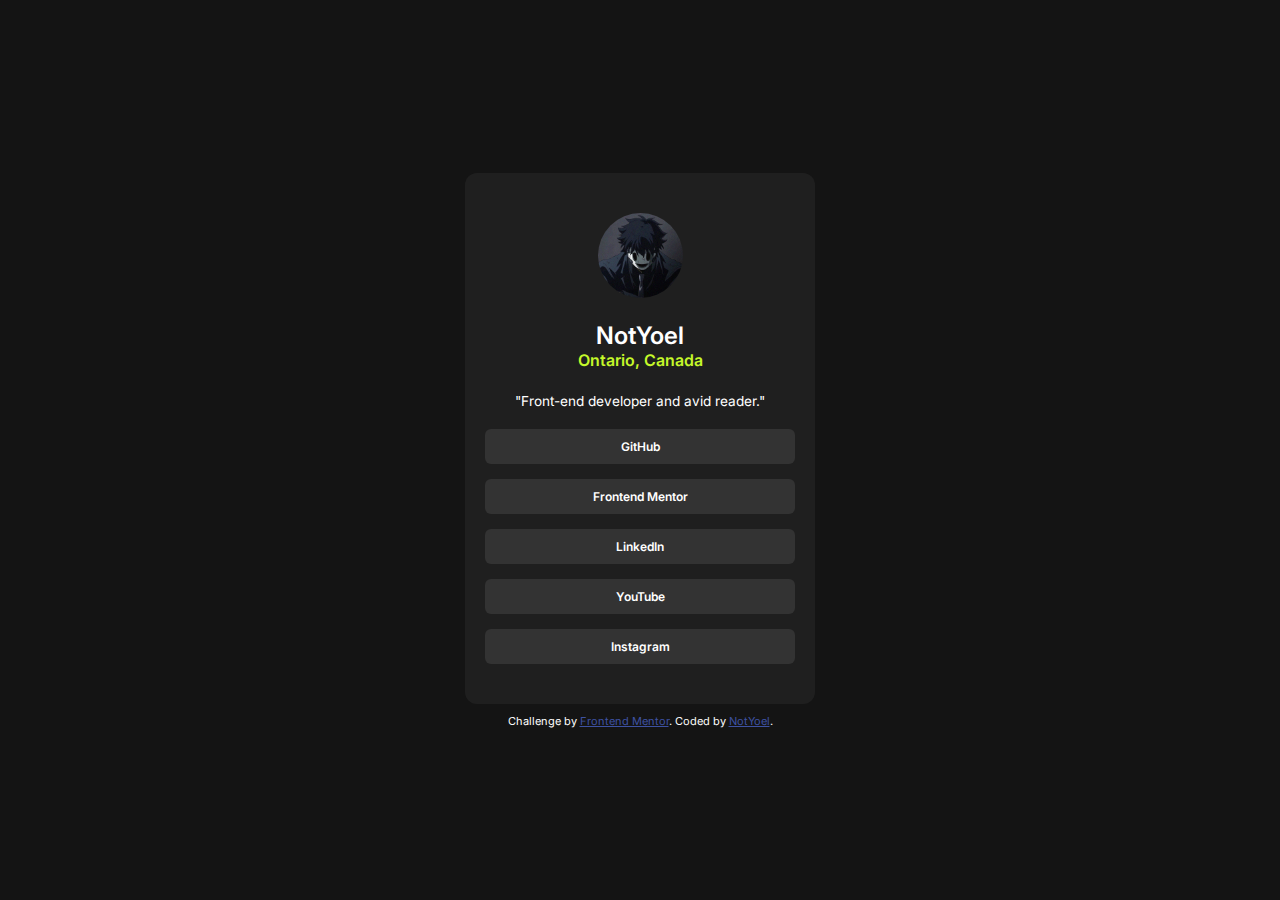
<file: Frontend Mentor Projects/Social links profile/index.html>
<!DOCTYPE html>
<html lang="en">
<head>
  <meta charset="UTF-8">
  <meta name="viewport" content="width=device-width, initial-scale=1.0"> <!-- displays site properly based on user's device -->

  <link rel="icon" type="image/png" sizes="32x32" href="./assets/images/favicon-32x32.png">
  
  <title>Frontend Mentor | Social links profile</title>

  <!-- Feel free to remove these styles or customise in your own stylesheet 👍 -->
  <style>
    .attribution { font-size: 11px; text-align: center; }
    .attribution a { color: hsl(228, 45%, 44%); }
  </style>

  <link rel="stylesheet" href="styles.css">
</head>
<body>

  <div class="container">

    <div class="container__top-card">
      <img class="card__profile-picture" src="images/profile-picture.jpg" alt="">
      
      <div class="text-section">
        <h1 class="card__name">NotYoel</h1>
        <p class="card__location">Ontario, Canada</p>
      </div>
      <p class="card__description">"Front-end developer and avid reader."</p>
    </div>

      <ul class="container__links">
        <li>
          <a href="https://www.github.com/NotYoel" target="_blank">
            <button class="links__button">
              GitHub
            </button>
          </a>
        </li>

        <li>
          <a href="https://www.frontendmentor.io/profile/NotYoel"  target="_blank">
            <button class="links__button">
              Frontend Mentor
            </button>
          </a>
        </li>

        <li>
          <a href="#">
            <button class="links__button">
              LinkedIn
            </button>
          </a>
        </li>

        <li>
          <a href="https://www.youtube.com/channel/UCGiFAhW6uA-9mbICU6CvYfQ" target="_blank">
            <button class="links__button">
              YouTube
            </button>
          </a>
          
        </li>

        <li>
          <a href="#">
            <button class="links__button">
              Instagram
            </button>
          </a>
        </li>
      </ul>
  </div>
  
  <div class="attribution">
    Challenge by <a href="https://www.frontendmentor.io?ref=challenge" target="_blank">Frontend Mentor</a>. 
    Coded by <a href="https://www.github.com/NotYoel"  target="_blank">NotYoel</a>.
  </div>
</body>
</html>
</file>
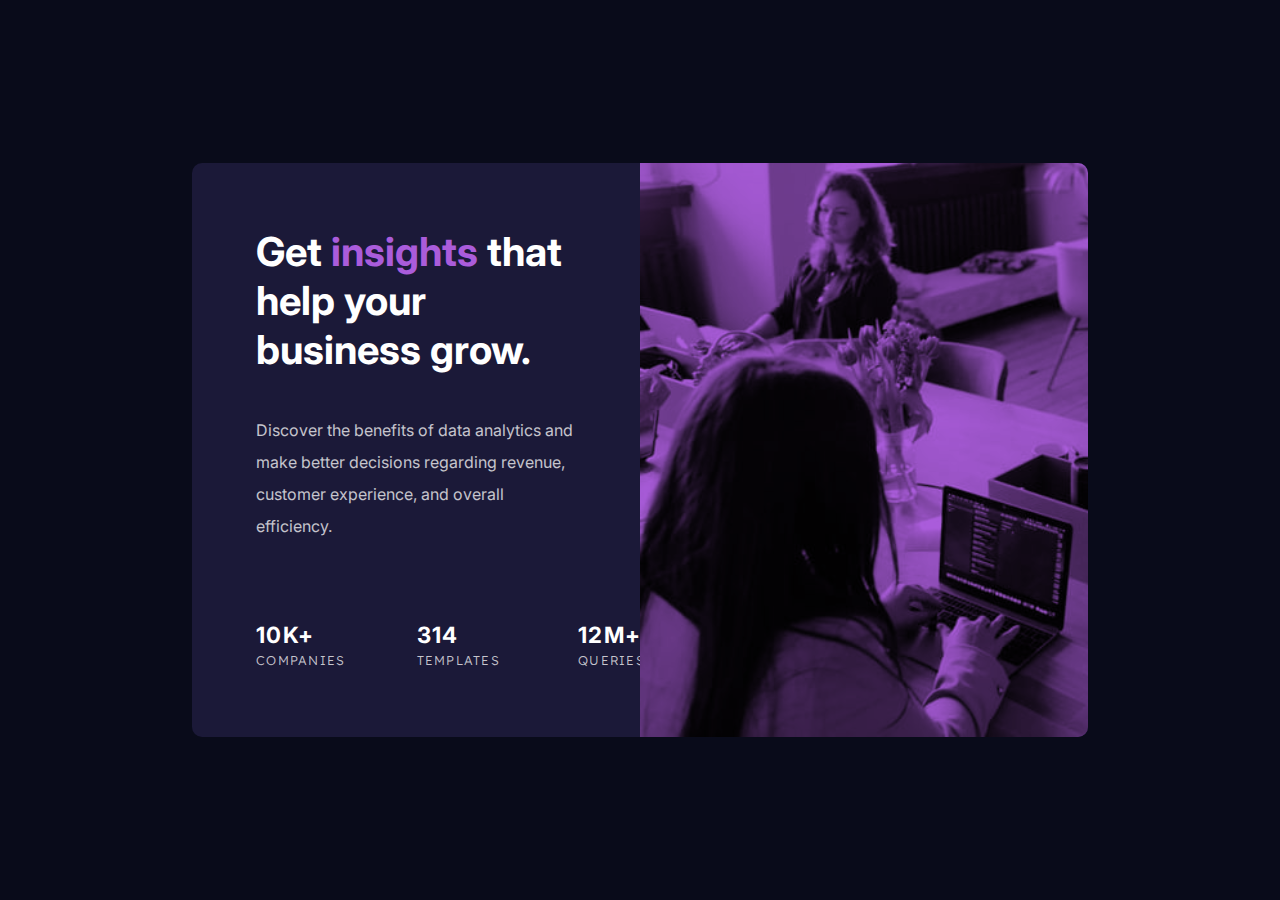
<file: Frontend Mentor Projects/Stats Preview Card Component/index.html>
<!DOCTYPE html>
<html lang="en">
<head>
  <meta charset="UTF-8">
  <meta name="viewport" content="width=device-width, initial-scale=1.0"> <!-- displays site properly based on user's device -->

  <link rel="icon" type="image/png" sizes="32x32" href="./images/favicon-32x32.png">
  
  <title>Frontend Mentor | Stats preview card component</title>

  <!-- Feel free to remove these styles or customise in your own stylesheet 👍 -->
  <style>
    .attribution { font-size: 11px; text-align: center; }
    .attribution a { color: hsl(228, 45%, 44%); }
  </style>

  <link rel="stylesheet" href="styles.css">
</head>
<body>

  <main>

    <section class="left">
      <h1>Get <span>insights</span> that help your business grow.</h1>
      <p class="description">
        Discover the benefits of data analytics and make better decisions regarding revenue, customer 
        experience, and overall efficiency.
      </p>

      <div class="stats">
        <p>10k+<br>companies</p>
        <p>314<br>templates</p>
        <p>12m+<br>queries</p>
      </div>
    </section>

    <section class="right">
      <div class="image"></div>
    </section>

  </main>
</body>
</html>
</file>
<file: GeeksForGeeks Survey Form/styles.css>
* {
    margin: 0;
    padding: 0;
    box-sizing: border-box;
}

body {
    background-color: #05c46b;
    font-family: Verdana;
    text-align: center;
    display: flex;
    flex-direction: column;
    align-items: center;
    gap: 30px;
    padding-bottom: 30px;
}

main {
    background-color: white;
    height: fit-content;
    width: 650px;
    padding: 30px 20px;
    box-shadow: 2px 3px 5px rgba(0, 0, 0, 0.514);
}

main form {
    text-align: left;
    height: 100%;
    width: 100%;
    display: flex;
    flex-direction: column;
    gap: 30px;
}

.form-piece {
    display: flex;
    flex-direction: column;
    gap: 15px;
}

.form-piece input[type="text"], .form-piece input[type="email"], .form-piece select{
    height: 40px;
    padding: 8px;
}

.pick-type {
    align-items: flex-start;
    gap: 7px;
}

.pick {
    margin-left: 5px;
}

.form-piece textarea {
    font-family: Verdana;
    height: 60px;
}

form input[type="submit"]{
    background-color: #05c46b;
    height: 50px;
    border: 1px solid rgba(0, 0, 0, 0.438);
    border-radius: 8px;
    font-size: 18px;
}

form input[type="submit"]:hover{
    opacity: 0.9;
    cursor: pointer;
}
</file>
<file: Money Transfer Landing Page/styles.css>
@import url('https://fonts.googleapis.com/css2?family=Lexend:wght@100;200;300;400;500;600;700;800;900&display=swap');

* {
    margin: 0;
    padding: 0;
    box-sizing: border-box;
    font-family: 'Lexend', sans-serif;
}

body {
    overflow: hidden;
}

nav {
    width: 100%;
    height: 8vh;
    background-color: #212529;
    display: flex;
    align-items: center;
    justify-content: space-around;
}

.nav__logo {
    color: #FD0;
    font-size: 1.4rem;
}

.nav__logo:hover {
    cursor: pointer;
}

.nav__links {
    list-style-type: none;
    display: flex;
    gap: 30px;
}

.nav__links a {
    text-decoration: none;
    color: white;
    font-size: 0.9rem;
    font-weight: 200;
    position: relative;
}

.nav__links a:hover {
    font-weight: bold;
}

.nav__links a:hover::after {
    position: absolute;
    width: 100%;
    height: 4px;
    background-color: #FD0;
    border: none;
    content: "";
    left: 50%;
    top: 243%;
    transform: translate(-50%, -50%);
}

.nav__btns {
    display: flex;
    gap: 10px;
}

.nav__btns__chglang {
    display: flex;
    align-items: center;
    justify-content: center;
    font-size: 1rem;
    color: white;
}

#chglang__flag {
    width: 30px;
    margin-right: 5px;
}

.nav__btns button {
    width: 130px;
    height: 38px;
    border-radius: 5px;
    font-weight: bold;
    border-width: 1px;
    border-style: solid;
}

.nav__btns button:hover {
    cursor: pointer;
}

#nav__btns__login {
    background-color: transparent;
    border-color: #FD0;
    color: #FD0;
}

#nav__btns__register {
    color: #212529;
    background-color: #FD0;
}

main {
    width: 100%;
    height: 92vh;
    display: flex;
    align-items: center;
    justify-content: space-around;
    background-color: #EBECE7;
}

.main__left {
    display: flex;
    flex-direction: column;
    justify-content: center;
    gap: 20px;
}

.main__left h1 {
    font-size: 3rem;
    max-width: 630px;
    color: #212529;
}

.main__left__description {
    color: #212529;
    font-weight: 400;
    opacity: 0.5;
    max-width: 630px;
}

.main__left__cards {
    display: flex;
    max-width: 800px;
    margin-top: 10px;
    gap: 18px;
}

.main__left__card {
    background-color: rgba(255, 255, 255, 0.4);
    border-radius: 6px;
    display: flex;
    flex-direction: column;
    max-height: 150px;
    justify-content: center;
    align-items: flex-start;
    padding: 25px 20px;
    gap: 8px;
}

.main__left__card img {
    width: 36px;
}

.main__left__card h2 {
    font-size: 1rem;
}

.main__left__card p {
    opacity: 0.5;
}

.main__right {
    height: 700px;
    width: 500px;
    background-color: white;
    display: flex;
    flex-direction: column;
    padding: 30px 28px;
    justify-content: flex-start;
    border-radius: 8px;
}

.main__right h1 {
    color: #212529;
    font-size: 1.8rem;
    margin-bottom: 20px;
}

.main__right form {
    display: flex;
    flex-direction: column;
    gap: 10px;
}

.main__right form label, .main__right__form__receive-method-header {
    font-weight: 600;
    color: #212529;
    font-size: 1rem;
}

.main__right__form-card {
    border-radius: 0.25rem;
    border: 1px solid #EBECE6;
    background: #FAFAFA;
    font-size: 1rem;
    font-weight: 300;
}

.main__right__select-container {
    height: 50px;
    padding: 0px 13px;
}

.main__right form select {
    height: 100%;
    width: 100%;
    background-color: transparent;
    border: none;
    font-size: inherit;
    outline: none;
}

.main__right__form__amount {
    margin-top: 10px;
    display: flex;
    align-items: center;
    gap: 8px;
    width: 100%;
}

#send-amount, #receive-amount {
    width: 100%;
    height: 55px;
    margin-top: 10px;
    padding: 0px 13px;
    outline-color: #FD0;
}

.main__right__form__amount i {
    font-size: 1.7rem;
    opacity: 0.2;
    position: relative;
    top: 5px;
}

.main__right__form__receive-method-header {
    margin-top: 10px;
}

.main__right__form__receive-method {
    width: 100%;
    display: flex;
    justify-content: space-between;
}

.main__right__form__receive-method div {
    height: 60px;
    width: 32%;
    display: flex;
    flex-direction: column;
    justify-content: center;
    align-items: center;
}

.main__right__form__receive-method div i {
    font-size: 1.5rem;
}

.main__right__form__receive-method div:hover {
    cursor: pointer;
}

.main__right__form__receive-method div:active {
    border-color: #FD0;
}

.main__right form input[type="submit"]{
    background-color: #FD0;
    height: 52px;
    border: 1px solid #E3C500;
    border-radius: 5px;
    font-size: 1.5rem;
    font-weight: bold;
}

.main__right form input[type="submit"]:hover {
    cursor: pointer;
}
</file>
<file: Odin Project Landing Page/styles.css>
@import url('https://fonts.googleapis.com/css2?family=Roboto:ital,wght@0,300;0,400;0,500;0,700;0,900;1,100;1,400&display=swap');

@font-face {
    font-family: onePieceFont;
    src: url(fonts/one_piece_font.ttf);
}

* {
    margin: 0;
    padding: 0;
    box-sizing: border-box;
}

header {
    height: 800px;
    background-image: url(images/header_background.jpg);
}

nav {
    background-color: black;
    display: flex;
    justify-content: space-between;
    align-items: center;
    height: 5rem;
    padding: 0 2rem;
    flex-wrap: wrap;
    position: fixed;
    width: 100%;
    top: 0;
    z-index: 2;
}

nav img {
    width: 12rem;
}

nav img:hover {
    opacity: 0.95;
    cursor: pointer;
}

nav > ul {
    display: flex;
    justify-content: space-evenly;
    list-style-type: none;
    gap: 2rem;
}

nav > ul li a {
    font-family: onePieceFont;
    text-decoration: none;
    color: #E5E7EB;
    font-size: 2.2rem;
}

nav ul li a:hover {
    text-decoration: underline #E5E7EB solid;
}

#nav-icon {
    flex-basis: 100%;
    width: 1.7rem;
    height: 1.3rem;
    display: none;
}

#nav-icon:hover{
    cursor: pointer;
}

#nav-icon div {
    width: 100%;
    height: 10%;
    background-color: #F9FAF8;
}

#nav-menu {
    display: none;
    right: 0;
    top: 5rem;
    position: fixed;
    background-color: black;
    width: 10rem;
    height: 10rem;
    z-index: 1;
}

#nav-menu ul {
    list-style-type: none;
    display: flex;
    flex-direction: column;
    align-items: center;
    gap: 0.5rem;
}

#nav-menu ul li {
    display: inline-block;
    width: 100%;
}

#nav-menu ul li a {
    font-family: onePieceFont;
    text-decoration: none;
    color: #E5E7EB;
    font-size: 1.8rem;
    display: inline-flex;
    justify-content: space-evenly;
    width: 100%;
}

#nav-menu ul li a:hover {
    background-color: #E5E7EB;
    color: black;
}

#nav-menu ul li a:hover .nav-text{
    text-decoration: underline solid black;
}

.header-content-container {
    margin-top: 3.5rem;
    display: flex;
    align-items: center;
    justify-content: center;
}

.header-content {
    height: 38rem;
    width: 90%;
    border: 1px solid black;
    background-color: rgba(0, 0, 0, 0.712);
    display: flex;
    align-items: center;
    padding-left: 3rem;
    padding-right: 3rem;
    overflow: hidden;
}

.text {
    font-family: 'Roboto';
}

#main-text {
    color: #F9FAF8;
    font-size: 7rem;
    font-weight: bold;
}

#website-description {
    display: inline-block;
    color: #E5E7EB;
    font-size: 1.4rem;
    max-width: 80%;
}

#op-flag {
    width: 38rem;
    opacity: 0.6;
    transition: opacity 0.3s;
}

#op-flag:hover {
    opacity: 1;
}

#anime-section, #manga-section {
    border-top: 5px solid black;
}

#title {
    font-family: onePieceFont;
    text-align: center;
    margin-top: 1rem;
    font-size: 3rem;
    display: flex;
    align-items: center;
    justify-content: center;
    gap: 1rem;
    margin-bottom: 3rem;
}

#title i {
    font-size: 4.5rem;
}

#title i:nth-of-type(1){
    transform: rotate(-5deg);
}

#title i:nth-of-type(2){
    transform: rotate(5deg);
}

.image-container {
    display: flex;
    justify-content: space-evenly;
    align-items: center;
    margin-bottom: 2rem;
}

.image {
    position: relative;
    display: flex;
    flex-direction: column;
    align-items: center;
}

.image img{
    width: 16rem;
    height: 16rem;
    border: 5px solid black;
    border-radius: 8px;
    object-fit: cover;
}

.image p {
    margin-top: 8px;
    font-family: 'Roboto';
    font-weight: bold;
    font-size: 1.4rem;
}

.preview-img {
    position: relative;
    overflow: hidden;
}

.overlay-image {
    display: none;
}

.preview-img:hover .overlay-image {
    display: block;
    width: 100%;
    height: 97%;
    top: 0;
    position: absolute;
    background-color: rgba(0, 0, 0, 0.473);
    border-radius: 8px;
    cursor: pointer;
}

.preview-img:hover .play-icon {
    font-size: 3rem;
    color: white;
    position: absolute;
    top: 50%;
    left: 50%;
    transform: translate(-50%, -50%);
}

#manga-section .image img {
    height: 25rem;
}

#forum-section {
    background-color: rgb(172, 172, 172);
    padding: 0.8rem 2rem;
}

#forum-section #title {
    margin-bottom: 1rem;
}

#quote {
    font-family: 'Roboto';
    font-size: 1.4rem;
    font-style: italic;
    color: black;
}

#quoter {
    font-family: 'Roboto';
    font-size: 1.4rem;
    font-weight: bold;
    text-align: right;
}

#contact-section {
    margin-bottom: 2rem;
}

.content-container {
    display: flex;
    align-items: center;
    justify-content: center;
    padding-bottom: 2rem;
}

.content {
    width: 60rem;
    height: 8rem;
    border: 5px solid black;
    border-radius: 8px;
    font-family: 'Roboto';
    padding: 1rem;
    display: flex;
    align-items: center;
    gap: 1rem;
}

#main-content-text {
    font-size: 2rem;
}

#content-text {
    font-size: 1.2rem;
}

.logos {
    width: 100%;
    position: relative;
    display: flex;
    justify-content: space-around;
}

.logos i {
    font-size: 4.3rem;
}

.logos i:hover {
    cursor: pointer;
}

footer {
    background-color: black;
    padding: 3rem;
    display: flex;
    align-items: center;
    justify-content: center;
}

footer p {
    font-family: 'Roboto';
    color: white;
    font-size: 1.5rem;
}

@media only screen and (max-width: 1050px) {
    .image-container {
        flex-wrap: wrap;
    }

    .image {
        margin-bottom: 1rem;
    }
}

@media only screen and (max-width: 829px) {
    nav ul {
        display: none;
    }

    #nav-icon {
        flex-basis: auto;
        display: flex;
        flex-direction: column;
        justify-content: space-between;
    }

    #nav-menu.active {
        display: block;
    }
}

@media only screen and (max-width: 1190px) {
    .header-content {
        position: relative;
    }

    #op-flag {
        position: absolute;
        left: 50%;
        top: 50%;
        transform: translate(-50%, -50%);
        z-index: 0;

        opacity: 0.1;
    }

    #op-flag:hover {
        opacity: 0.1;
    }

    #main-text {
        position: relative;
        z-index: 1;
    }

    #website-description {
        position: relative;
        z-index: 1;
    }
}

@media only screen and (max-width: 700px) {
    :root {
        font-size: 10px;
    }

    #main-text {
        font-size: 5rem;
    }

    #website-description {
        max-width: 100%;
    }
}

@media only screen and (max-width: 280px) {
    :root {
        font-size: 8px;
    }
}
</file>
<file: Simple Login Page/styles.css>
@import url('https://fonts.googleapis.com/css2?family=Mulish:wght@400;600;700&display=swap');
* {
    margin: 0;
    padding: 0;
    box-sizing: border-box;
    font-family: 'Mulish', sans-serif;
}

body {
    display: flex;
    height: 100vh;

}

.left img {
    min-height: 100%;
}

.right {
    width: 100%;
    height: 100%;
    display: flex;
    justify-content: center;
    align-items: center;
}

.gray-400 {
    color: #757575;
}

.right h1 {
    color: #333;
    font-size: 1.6rem;
    margin-bottom: 35px;
}

form label{
    display: inline-block;
    margin-bottom: 6px;
    color: #333;
    font-weight: 600;
    font-size: 0.8rem;
}

form input[type="email"], 
form input[type="password"]{
    width: 22rem;
    height: 2.5rem;
    padding-left: 10px;
    color: #757575;
    border-radius: 5px;
    border: 1px solid #D8D8D8;
    background-color: #F8F8F8;
    margin-bottom: 20px;
    outline-color: #0067FF;
}

form input[type="submit"]{
    height: 2.8rem;
    min-width: 100%;
    border-radius: 5px;
    border: 1px solid #0056D7;
    background-color: #0067FF;
    color: white;
    font-size: 1rem;
    font-weight: 700;
    margin-bottom: 20px;
}

.content-container ul {
    display: flex;
    justify-content: space-between;
    list-style-type: none;
    font-size: 0.8rem;
    margin-bottom: 30px;
}

.content-container ul li {
    font-weight: 400;
}

.content-container ul li a {
    color: #0067FF;
}

.content-container ul li:nth-of-type(2) a{
    font-weight: 700;
}

.hr-container {
    min-width: 100%;
    position: relative;
    margin-bottom: 45px;
}

hr {
    border-color: #F0F0F0;
    opacity: 0.4;
    z-index: 0;
}

.hr-container p {
    position: absolute;
    left: 50%;
    top: 50%;
    transform: translate(-50%, -50%);
    z-index: 1;
    background-color: white;
    font-weight: 400;
    color: #757575;
    font-size: 0.75rem;
}

#socials-title {
    font-weight: 600;
    font-size: 0.9rem;
    margin-bottom: 8px;
}

.socials-container {
    display: flex;
    align-items: center;
}

.gmail {
    background-image: url(assets/Gmail.png);
    background-size: cover;
    width: 50px;
    height: 50px;
}


form input[type="submit"]:hover, .socials-container img:hover {
    cursor: pointer;
}

@media screen and (max-width: 950px) {
    .left {
        display: none;
    }
}
</file>
<file: Frontend Mentor Projects/Interactive Rating Component/styles.css>
@import url('https://fonts.googleapis.com/css2?family=Overpass:wght@400;500;600;700&display=swap');
* {
    margin: 0;
    padding: 0;
    box-sizing: border-box;
}

body {
    background-color: hsl(216, 12%, 8%);
    height: 100vh;
    display: flex;
    flex-direction: column;
    gap: 10px;
    justify-content: center;
    align-items: center;
    font-family: 'Overpass', sans-serif;
}

main {
    background-color: hsl(213, 19%, 18%);
    border-radius: 20px;
    max-width: 425px;
    width: 425px;
    padding: 30px;
}

.main-page {
    display: flex;
    flex-direction: column;
    justify-content: space-between;
    gap: 18px;
}

.main__top {
    background-color: hsl(213deg, 20%, 22%);
    border-radius: 100%;
    width: 3.125rem;
    height: 3.125rem;
    display: flex;
    align-items: center;
    justify-content: center;
    margin-bottom: 10px;
}

.main__top img {
    scale: 1.2;
}

main h1 {
    color: white;
    font-weight: 500;
    font-size: 1.8rem;
}

main p {
    color: hsl(216, 12%, 54%);
    line-height: 25px;
}

.ratings {
    width: 100%;
    display: flex;
    justify-content: space-between;
    align-items: center;
    margin-bottom: 10px;
}

.rating__btn{
    background-color: hsl(213deg, 20%, 22%);
    border-radius: 50%;
    width: 3.125rem;
    height: 3.125rem;
    display: flex;
    align-items: center;
    justify-content: center;
    font-weight: bold;
    color: hsl(216, 12%, 54%);
}

.rating__btn:hover {
    background-color: hsl(217, 12%, 63%);
    color: white;
    cursor: pointer;
}

.rating__btn.checked {
    background-color: hsl(25, 97%, 53%);
    color: white;
}

#submit-btn {
    background-color: hsl(25, 97%, 53%);
    border: none;
    border-radius: 30px;
    height: 2.9375rem;
    color: white;
    font-size: 1rem;
    letter-spacing: 3px;
    text-transform: uppercase;
    font-weight: bold;
}

#submit-btn:hover {
    cursor: pointer;
}

#submit-btn:active{
    background-color: white;
    color: hsl(25, 97%, 53%);
    cursor: pointer;
}

.thank-you-page {
    max-width: 100%;
    width: 100%;
    display: flex;
    flex-direction: column;
    justify-content: center;
    align-items: center;
    padding: 10px 0;
}

.selected-text {
    background-color: hsl(213deg, 20%, 22%);
    border-radius: 1.875rem;
    height: 1.875rem;
    width: 12.5rem;
    display: flex;
    align-items: center;
    justify-content: center;
    color: hsl(25, 97%, 53%);
    margin: 30px 0;
    font-size: 0.9rem;
}

.thank-you-page p {
    text-align: center;
    margin-top: 10px;
}

.hidden {
    display: none;
}

@media only screen and (max-width: 475px) {
    body {
        padding: 0 20px;
    }

    main {
        max-width: 350px;
    }

    .rating__btn {
        width: 3rem;
        height: 3rem;
    }
}

@media only screen and (max-width: 350px) {
    main {
        max-width: 300px;
    }

    .rating__btn {
        width: 2.5rem;
        height: 2.5rem;
    }
}
</file>
<file: Frontend Mentor Projects/NFT Preview Card Component/styles.css>
@import url('https://fonts.googleapis.com/css2?family=Outfit:wght@300;400;600&display=swap');

* {
    margin: 0;
    padding: 0;
    box-sizing: border-box;
    font-family: 'Outfit';
}

body {
    background-color: hsl(217, 54%, 11%);
    width: 100vw;
    height: 100vh;
    display: flex;
    align-items: center;
    justify-content: center;
    flex-direction: column;
}

.main-container {
    height: 500px;
    width: 300px;
    border-radius: 15px;
    padding: 18px;
    box-shadow: 0 0 10px rgba(0, 0, 0, 0.082);

    background-color: hsl(216, 50%, 16%);
}

.main-content {
    display: flex;
    flex-direction: column;
    gap: 15px;

    padding-bottom: 20px;
    border-bottom: 1px solid hsl(215, 32%, 27%);
}

.imgs {
    position: relative;
}

.main-img {
    width: 100%;
    height: 100%;
    border-radius: 10px;
}

.overlay-image {
    position: absolute;
    top: 0;
    background-color: hsla(178, 100%, 50%);
    height: 264px;
    width: 100%;
    border-radius: 12px;
    opacity: 0;
}

.overlay-image svg {
    position: absolute;
    top: 50%;
    left: 50%;
    transform: translate(-50%, -50%);
}

.overlay-image:hover {
    cursor: pointer;
    opacity: 1;
    background-color: hsla(178, 100%, 50%, 60%);
}

.main-container h1 {
    color: white;
    font-size: 19px;
    width: max-content;
}

.desc {
    font-weight: 300;
    color: hsl(215, 51%, 70%);
    font-size: 15px;
}

.eth {
    color: hsl(178, 100%, 50%);
    font-weight: 600;
}

.time-left {
    color: hsl(215, 51%, 70%);
}

.center {
    display: flex;
    align-items: center;
    gap: 6px;
}

.nums {
    display: flex;
    justify-content: space-between;
    font-size: 14px;
}

.profile {
    margin-top: 13px;
    display: flex;
    align-items: center;
    gap: 11px;
    font-size: 14px;
    color: hsl(215, 51%, 70%);
    font-weight: 300;
}

.profile img {
    border: 1px solid white;
    border-radius: 50%;
    width: 33px;
}

.link {
    color: white;
    text-decoration: none;
}

@keyframes img-anim {
    from {
        scale: 1;
    }

    to {
        scale: 0.95;
    }
}

h1:hover, .link:hover {
    color: hsla(178, 100%, 50%);
    cursor: pointer;
}
</file>
<file: Frontend Mentor Projects/Order Summary Component/styles.css>
@import url('https://fonts.googleapis.com/css2?family=Red+Hat+Display:wght@500;700;900&display=swap');

* {
    padding: 0;
    margin: 0;
    box-sizing: border-box;
    font-family: 'Red Hat Display';
}

body {
    height: 100vh;
    display: flex;
    flex-direction: column;
    align-items: center;
    justify-content: center;
    background-image: url("./images/pattern-background-desktop.svg");
    background-repeat: no-repeat;
    background-size: contain;
    background-color: hsl(225, 100%, 94%);
}


/* TODO: Figure out how to do the background */
main {
    height: 550px;
    width: 375px;
    display: flex;
    flex-direction: column;
    border-radius: 12px;
}

main img {
    border-top-right-radius: 12px;
    border-top-left-radius: 12px;
    min-width: 100%;
    height: 35%;
}

.main__content {
    padding: 35px 35px;
    display: flex;
    flex-direction: column;
    text-align: center;
    gap: 10px;
    background-color: white;
    border-bottom-left-radius: 12px;
    border-bottom-right-radius: 12px;
}

.main__content .description{
    color: hsl(224, 23%, 55%);
    font-size: 0.9rem;
    line-height: 25px;
}

.main__content .main__card {
    margin-top: 8px;
    width: 100%;
    height: 65px;
    padding: 0 25px;
    display: flex;
    border-radius: 12px;
    gap: 15px;
    align-items: center;
    background-color: hsl(225, 100%, 98%);
}

.main__card .text-section {
    display:flex;
    flex-direction: column;
    align-items: center;
    margin-right: 45px;
}

.main__card h3 {
    font-size: 0.85rem;
    font-weight: 900;
    color: hsl(223, 47%, 23%);
}

.text-section p {
    font-size: 0.85rem;
    color: hsl(224, 23%, 55%);
}
#music-icon {
    min-width: 40px;
    height: 40px;
}

.main__card a{
    color:hsl(245, 75%, 52%);
    font-size: 0.8rem;
}

.proceed-to-payment {
    margin-top: 15px;
    background-color: hsl(245, 75%, 52%);
    height: 40px;
    color: white;
    border: none;
    border-radius: 8px;
    font-weight: 700;
    box-shadow: 0px 10px 10px hsla(0, 0%, 0%, 0.249);
}

.proceed-to-payment:hover {
    cursor: pointer;
}

.cancel-order {
    margin-top: 15px;
    text-decoration: none;
    color:hsl(224, 23%, 55%);
    font-size: 0.8rem;
    font-weight: 900;
}
</file>
<file: Frontend Mentor Projects/Product Preview Card Component/styles.css>
@import url('https://fonts.googleapis.com/css2?family=Fraunces:opsz,wght@9..144,700&family=Montserrat:wght@500;700&display=swap');

* {
    margin: 0;
    padding: 0;
    box-sizing: border-box;
}

body {
    background-color: hsl(30, 38%, 92%);
    height: 100vh;
    display: flex;
    flex-direction: column;
    justify-content: center;
    align-items: center;
}

main {
    max-height: fit-content;
    max-width: 42rem;
    display: flex;
    background-color: white;
    border-radius: 10px;
}

.left {
    max-width: 50%;
}

.left img {
    width: 100%;
    height: 100%;
    border-top-left-radius: 10px;
    border-bottom-left-radius: 10px;
}

.right {
    padding: 40px;
    max-width: 50%;
    display: flex;
    flex-direction: column;
    justify-content: space-between;
    gap: 20px;
}

.right__top-text, .right__description, .right button, .price__small{
    font-family: 'Montserrat', sans-serif;
}

.right h1, .price__large {
    font-family: 'Fraunces', sans-serif;
}

.right__top-text {
    color: hsl(228, 12%, 48%);
    font-size: 0.8rem;
    letter-spacing: 5px;
}

.right h1 {
    color: hsl(212, 21%, 14%);
    font-size: 2.2rem;
    line-height: 35px;
}

.right__description {
    color: hsl(228, 12%, 48%);
    line-height: 25px;
}

.price {
    display: flex;
    align-items: center;
    gap: 20px;
    margin-bottom: 10px;
}

.price__large {
    color: hsl(158, 36%, 37%);
    font-weight: bold;
    font-size: 2rem;
}

.price__small {
    text-decoration-line: line-through;
    color: hsl(228, 12%, 48%);
    font-size: 0.9rem;
}

.right button {
    background-color: hsl(158, 36%, 37%);
    border: none;
    max-width: 100%;
    height: 3rem;
    border-radius: 10px;
    color: white;
    font-size: 1rem;
    font-weight: 700;
    display: flex;
    align-items: center;
    justify-content: center;
    gap: 10px;
}

#left__mobile {
    display: none;
}

@media only screen and (max-width: 650px) {

    main {
        flex-direction: column;
        width: 90%;
    }
    
    .left, .right {
        max-width: 100%;
    }

    #left__desktop {
        display: none;
    }

    #left__mobile {
        display: block;
        width: 100%;
        border-bottom-left-radius: 0px;
        border-top-right-radius: 10px;
    }

    .right {
        height: 100%;
        padding: 20px;
    }

    .right h1 {
        font-size: 1.9rem;
    }
}
</file>
<file: Frontend Mentor Projects/QR Code Component/styles.css>
@import url('https://fonts.googleapis.com/css2?family=Outfit:wght@400;700&family=Ubuntu:wght@300;400;500;700&display=swap');

* {
    margin: 0;
    padding: 0;
    box-sizing: border-box;
    font-family: Outfit;
}

body {
    background-color: hsl(212, 45%, 89%);
    display: flex;
    flex-direction: column;
    align-items: center;
    justify-content: center;
    min-height: 100vh;
}

.main-container {
    border-radius: 15px;
    width: 350px;
    height: 550px;
    background-color: white;
    padding: 20px;
    text-align: center;
}

.main-container img {
    border-radius: 15px;
    width: 100%;
    margin-bottom: 23px;
}

.bolded-text {
    font-weight: 700;
    color: hsl(218, 44%, 22%);
    font-size: 25px;
    margin-bottom: 20px;
}

.small-text {
    color: hsl(220, 15%, 55%);
}
</file>
<file: Frontend Mentor Projects/Results Summary Component/styles.css>
@import url('https://fonts.googleapis.com/css2?family=Hanken+Grotesk:wght@500;700;800&display=swap');

* {
    margin: 0;
    padding: 0;
    box-sizing: border-box;
    font-family: 'Hanken Grotesk', sans-serif;
}

body {
    height: 100vh;
    width: 100vw;
    display: flex;
    align-items: center;
    justify-content: center;
    flex-direction: column;
}

.main-container {
    width: 735px;
    height: 525px;
    display: flex;
    box-shadow: 2px -1px 10px rgba(0, 0, 0, 0.103);
    border-radius: 25px;
}

.result-section {
    background-image: linear-gradient(hsl(252, 100%, 67%), hsl(241, 81%, 54%));
    width: 50%;
    height: 100%;
    border-radius: inherit;
    display: flex;
    align-items: center;
    flex-direction: column;
    padding: 35px;
    text-align: center;
    gap: 33px;
}

.your-result {
    color: hsl(221, 100%, 96%);
    font-size: 23px;
    opacity: 0.8;
}

.result-circle {
    background-image: linear-gradient(hsla(256, 72%, 46%, 1), hsla(241, 72%, 46%, 0));
    width: 200px;
    height: 200px;
    border-radius: 50%;
    display: flex;
    justify-content: center;
    align-items: center;
    flex-direction: column;
}

.result-top {
    color: white;
    font-size: 70px;
    font-weight: 800;
}

.result-bottom {
    color: hsl(221, 100%, 96%);
    opacity: 0.4;
}

.big-text {
    font-weight: 800;
    font-size: 27px;
    color: hsl(221, 100%, 96%);
    margin-bottom: 13px;
}

.small-text {
    color: hsl(221, 100%, 96%);
    opacity: 0.8;
    font-size: 18px;
}

.summary-section {
    width: 50%;
    height: 100%;
    padding: 35px;
    text-align: left;
}

.summary-header {
    color: hsl(224, 30%, 27%);
    font-size: 23px;
    margin-bottom: 33px;
}

.summary-content {
    display: flex;
    flex-direction: column;
    align-items: center;
    gap: 15px;
    margin-bottom: 30px;
}

.skill-box {
    width: 100%;
    height: 20%;
    display: flex;
    justify-content: space-between;
    align-items: center;
    padding: 20px;
}

.skill-box-left-content {
    display: flex;
    align-items: center;
}

.skill-box-left-content svg {
    margin-right: 10px;
}

.skill-box-right-content {
    display: flex;
    align-items: center;
    gap: 5px;
    color: hsl(224, 30%, 27%);
    font-weight: 800;
}

.score-m, .score-r {
    opacity: 0.6;
}

.skill-box:hover, .summary-button:hover {
    opacity: 0.85;
    cursor: pointer;
}

.skill-box:nth-of-type(1) {
    background-color: hsla(0, 100%, 67%, 0.116);
    border-radius: 12px;
    color: hsl(0, 100%, 67%);
    font-size: 18px;
}

.skill-box:nth-of-type(2) {
    background-color: hsl(39, 100%, 56%, 0.116);
    border-radius: 12px;
    color: hsl(39, 100%, 56%);
    font-size: 18px;
}

.skill-box:nth-of-type(3) {
    background-color: hsl(166, 100%, 37%, 0.116);
    border-radius: 12px;
    color: hsl(166, 100%, 37%);
    font-size: 18px;
}

.skill-box:nth-of-type(4) {
    background-color: hsl(234, 85%, 45%, 0.116);
    border-radius: 12px;
    color: hsl(234, 85%, 45%);
    font-size: 18px;
}

.summary-button {
    background-color: hsl(224, 30%, 27%);
    border: none;
    border-radius: 25px;
    width: 100%;
    height: 50px;
    color: white;
    font-size: 18px;
    margin-bottom: 15px;
}

.summary-button:active {
    background-image: linear-gradient(hsla(256, 72%, 46%, 1), hsl(241, 81%, 54%));
}

@media only screen and (max-width: 375px) {
    body {
        display: block;
    }

    .main-container {
        width: 100%;
        height: max-content;
        border-radius: 0px;
        flex-direction: column;
    }

    .result-section, .summary-section{
        width: 100%;
        height: 100%;
    }

    .result-section {
        border-bottom-left-radius: 25px;
        border-bottom-right-radius: 25px;
    }
}
</file>
<file: Frontend Mentor Projects/Social links profile/styles.css>
@import url('https://fonts.googleapis.com/css2?family=Inter:wght@400;600;700&display=swap');

* {
    padding: 0;
    margin: 0;
    box-sizing: border-box;
    font-family: Inter, serif;
}

body {
    background-color: hsl(0, 0%, 8%);
    height: 100vh;
    display: flex;
    flex-direction: column;
    justify-content: center;
    align-items: center;
}

.container {
    height: max-content;
    width: 350px;
    background-color: hsl(0, 0%, 12%);
    border-radius: 12px;
    display: flex;
    flex-direction: column;
    align-items: center;
    padding: 40px 20px;
    gap: 20px;
}

.container__top-card {
    display: flex;
    flex-direction: column;
    align-items: center;
    gap: 23px;
}

.container__top-card img{
    width: 85px;
    border-radius: 50%;
}

.container .text-section {
    display: flex;
    flex-direction: column;
    align-items: center;
}

.container .text-section h1 {
    font-size: 1.5rem;
    color: white;
    font-weight: 600;
    text-align: center;
}

.container .text-section p {
    color: hsl(75, 94%, 57%);
    font-weight: 600;
    text-align: center;
}

.card__description {
    color: white;
    font-size: 0.85rem;
    text-align: center;
}

.container__links {
    display: flex;
    flex-direction: column;
    list-style-type: none;
    align-items: center;
    gap: 15px;
}

.container__links,
.container__links li, 
.container__links li button {
    width: 100%;
}

.container li a {
    display: inline-block;
    width: 100%;
    height: 100%;
}

.container__links li button {
    height: 35px;
    border-radius: 6px;
    border: none;
    background-color: hsl(0, 0%, 20%);
    font-weight: 600;
    font-size: 0.75rem;
    color: white;
}

.container__links li button:hover {
    cursor: pointer;
}

.attribution {
    margin-top: 10px;
    color: white;
}

@media only screen and (max-width: 400px) {
    .container {
        width: 90%;
    }
}
</file>
<file: Frontend Mentor Projects/Stats Preview Card Component/styles.css>
@import url('https://fonts.googleapis.com/css2?family=Inter:wght@400;700&display=swap');
@import url('https://fonts.googleapis.com/css2?family=Lexend+Deca:wght@100;300;400&display=swap');

* {
    margin: 0;
    padding: 0;
    box-sizing: border-box;
}

body {
    background-color: hsl(233, 47%, 7%);
    display: flex;
    justify-content: center;
    align-items: center;
    height: 100vh;
    padding: 0 25em;
}

main {
    border-radius: 10px;
    width: 100%;
    background-color: hsl(244, 38%, 16%);
    display: flex;
}

.left {
    padding: 4em 4em;
    padding-bottom: 2em;
    display: flex;
    flex-direction: column;
    max-width: 50%;
}

.left h1 {
    font-family: 'Inter', non-serif;
    color: white;
    font-size: 2.5em;
    margin-bottom: 1em;
}

.left h1 span {
    color: hsl(277, 64%, 61%);
}

.left .description {
    color: hsla(0, 0%, 100%, 0.75);
    font-family: 'Inter', non-serif;
    max-width: 24em;
    line-height: 2em;
    margin-bottom: 5em;
}

.stats {
    width: 100%;
    display: flex;
    gap: 1em;
    text-transform: uppercase;
    margin-bottom: 2em;
}

.stats p {
    color: hsla(0, 0%, 100%, 0.75);
    font-size: 0.8rem;
    font-weight: 300;
    font-family: 'Lexend Deca', non-serif;
    letter-spacing: 0.1em;
    line-height: 2em;
}

.stats p::first-line {
    font-family: 'Inter', non-serif;
    color: white;
    font-weight: bold;
    font-size: 1.4rem;
}

.right {
    border-top-right-radius: 10px;
    border-bottom-right-radius: 10px;
    display: flex;
    width: 100%;
    background-image: url("images/image-header-desktop.jpg");
    background-size: cover;
    background-color: hsl(277, 64%, 61%);
    background-blend-mode: multiply;
}

@media only screen and (max-width: 1440px) {
    body {
        padding: 0 12em;
    }
}

@media only screen and (max-width: 1024px) {
    body {
        padding: 0 1em;
    }
}

@media only screen and (max-width: 768px) {
    body {
        background-color: hsl(233, 47%, 7%);
        display: flex;
        justify-content: center;
        align-items: center;
        height: fit-content;
        padding: 10em 2em;
        font-size: 20px;
    }

    .right {
        border-bottom-right-radius: 0px;
        border-top-left-radius: 10px;
        flex-direction: column;
        height: 300px;
        background-image: url("images/image-header-mobile.jpg");
    }

    main {
        flex-direction: column-reverse;
    }

    .left {
        max-width: 100%;
        height: 100%;
        align-items: center;
    }

    .left h1 {
        text-align: center;
        font-size: 1.5em;
        width: 100%;
    }

    .left .description {
        font-size: 1em;
        text-align: center;
        margin-bottom: 3em;
    }

    .stats {
        align-items: center;
        justify-content: center;
        flex-direction: column;
    }

    .stats p {
        text-align: center;
    }
}

@media only screen and (max-width: 425px) {

    body {
        font-size: 16px;
    }
    
}

@media only screen and (max-width: 320px) {

    body {
        font-size: 12px;
    }
    
}
</file>
